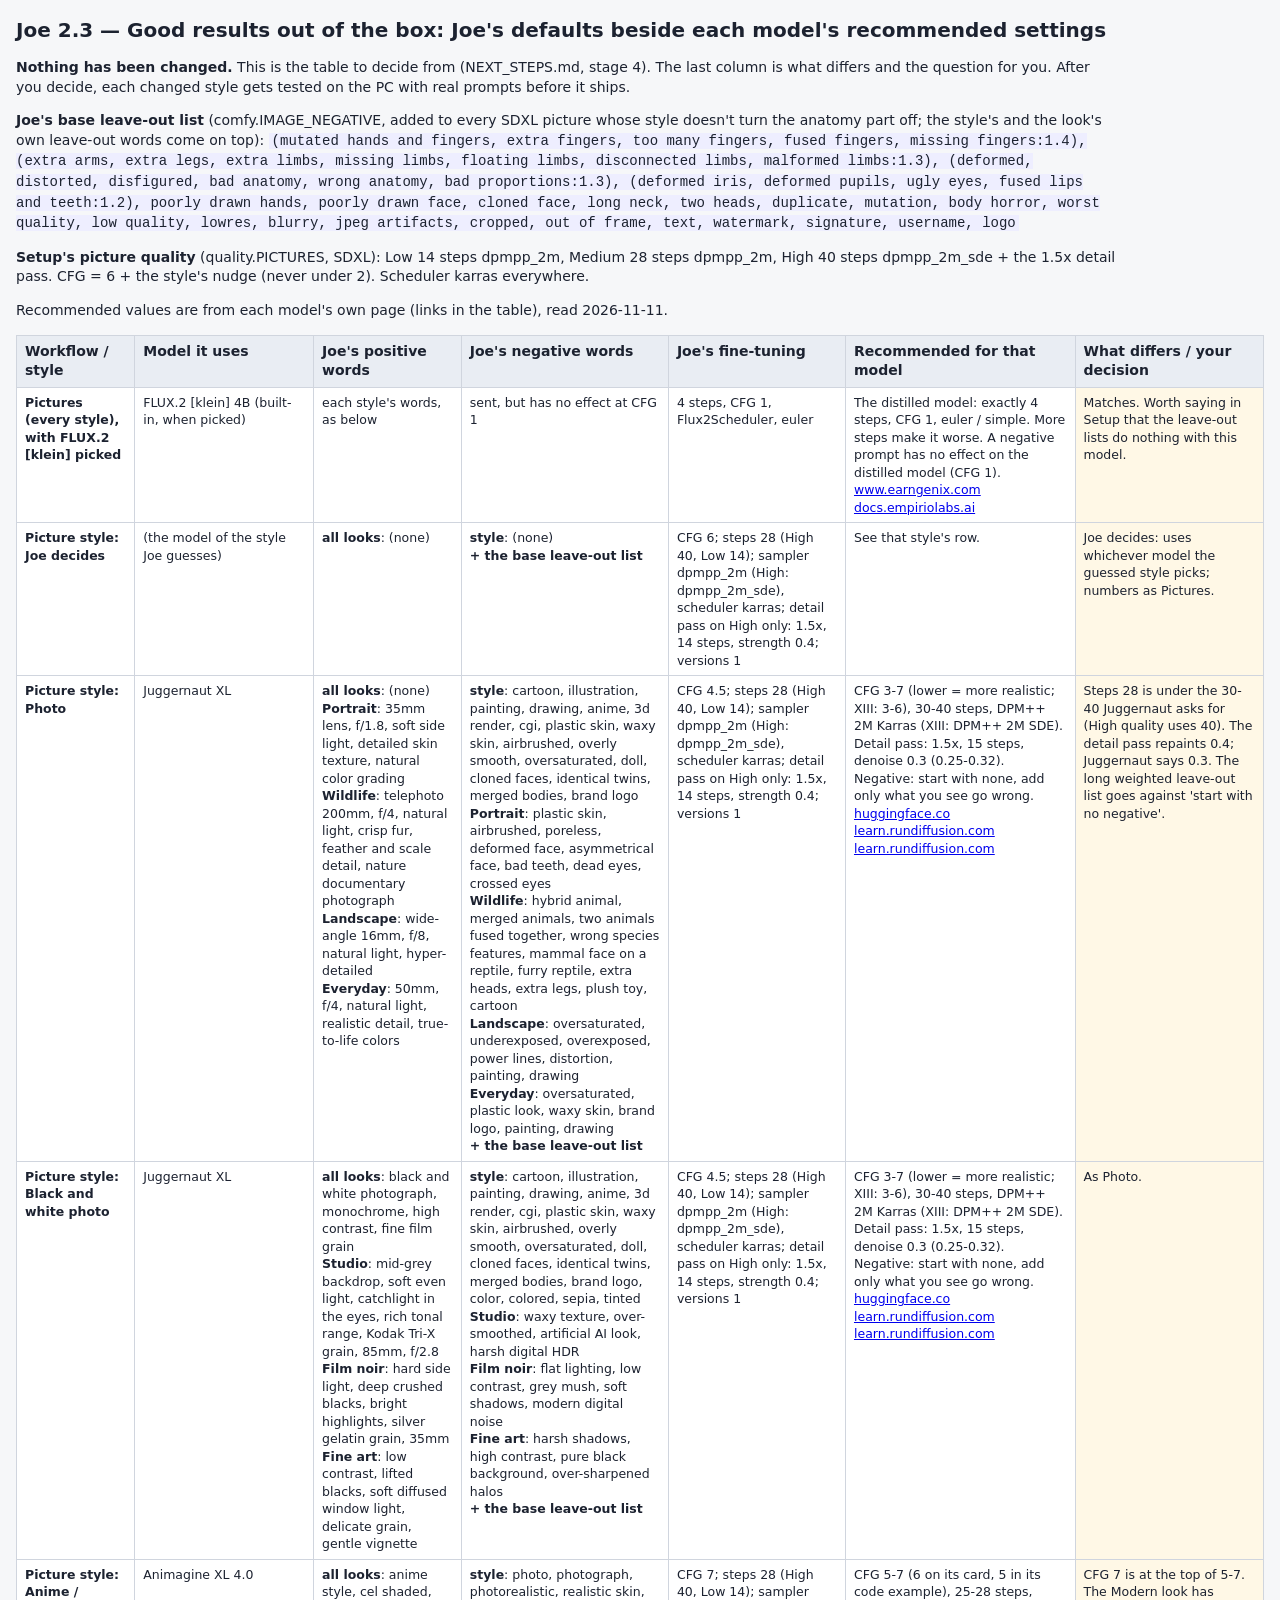
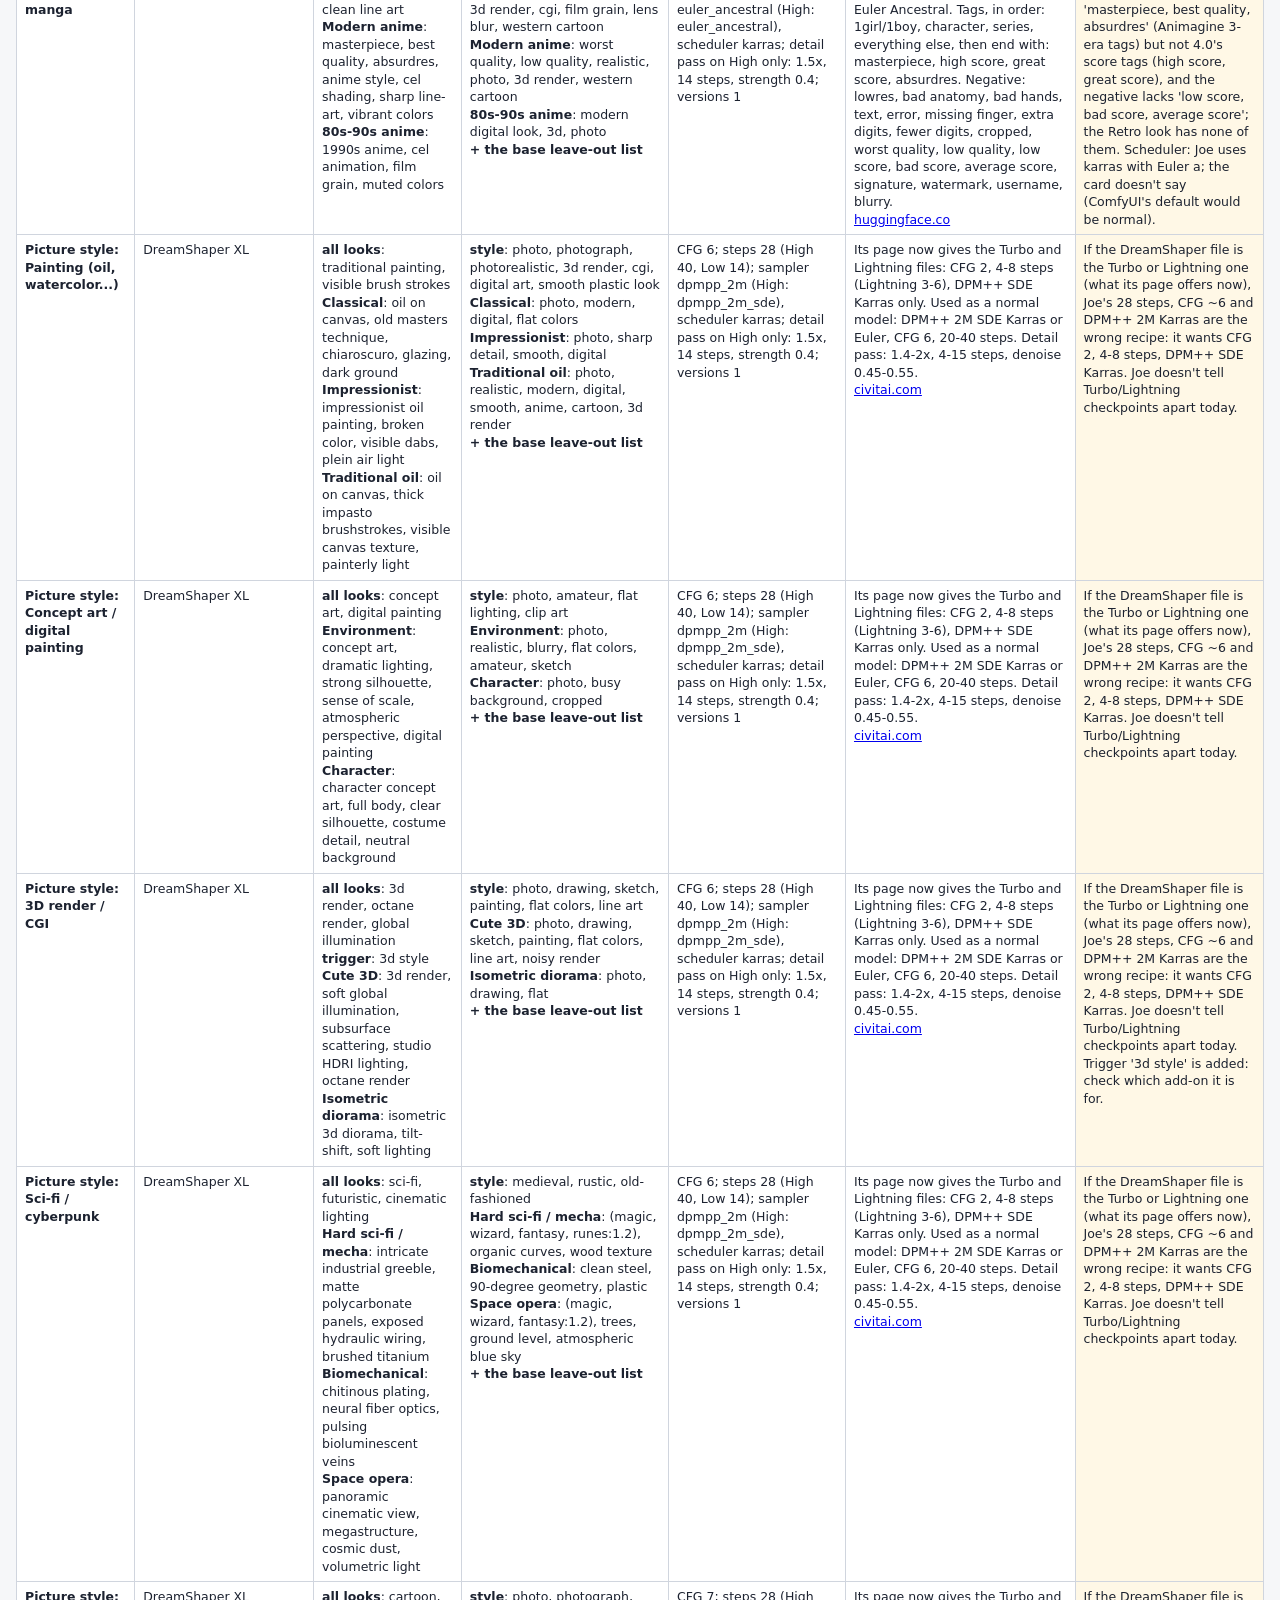
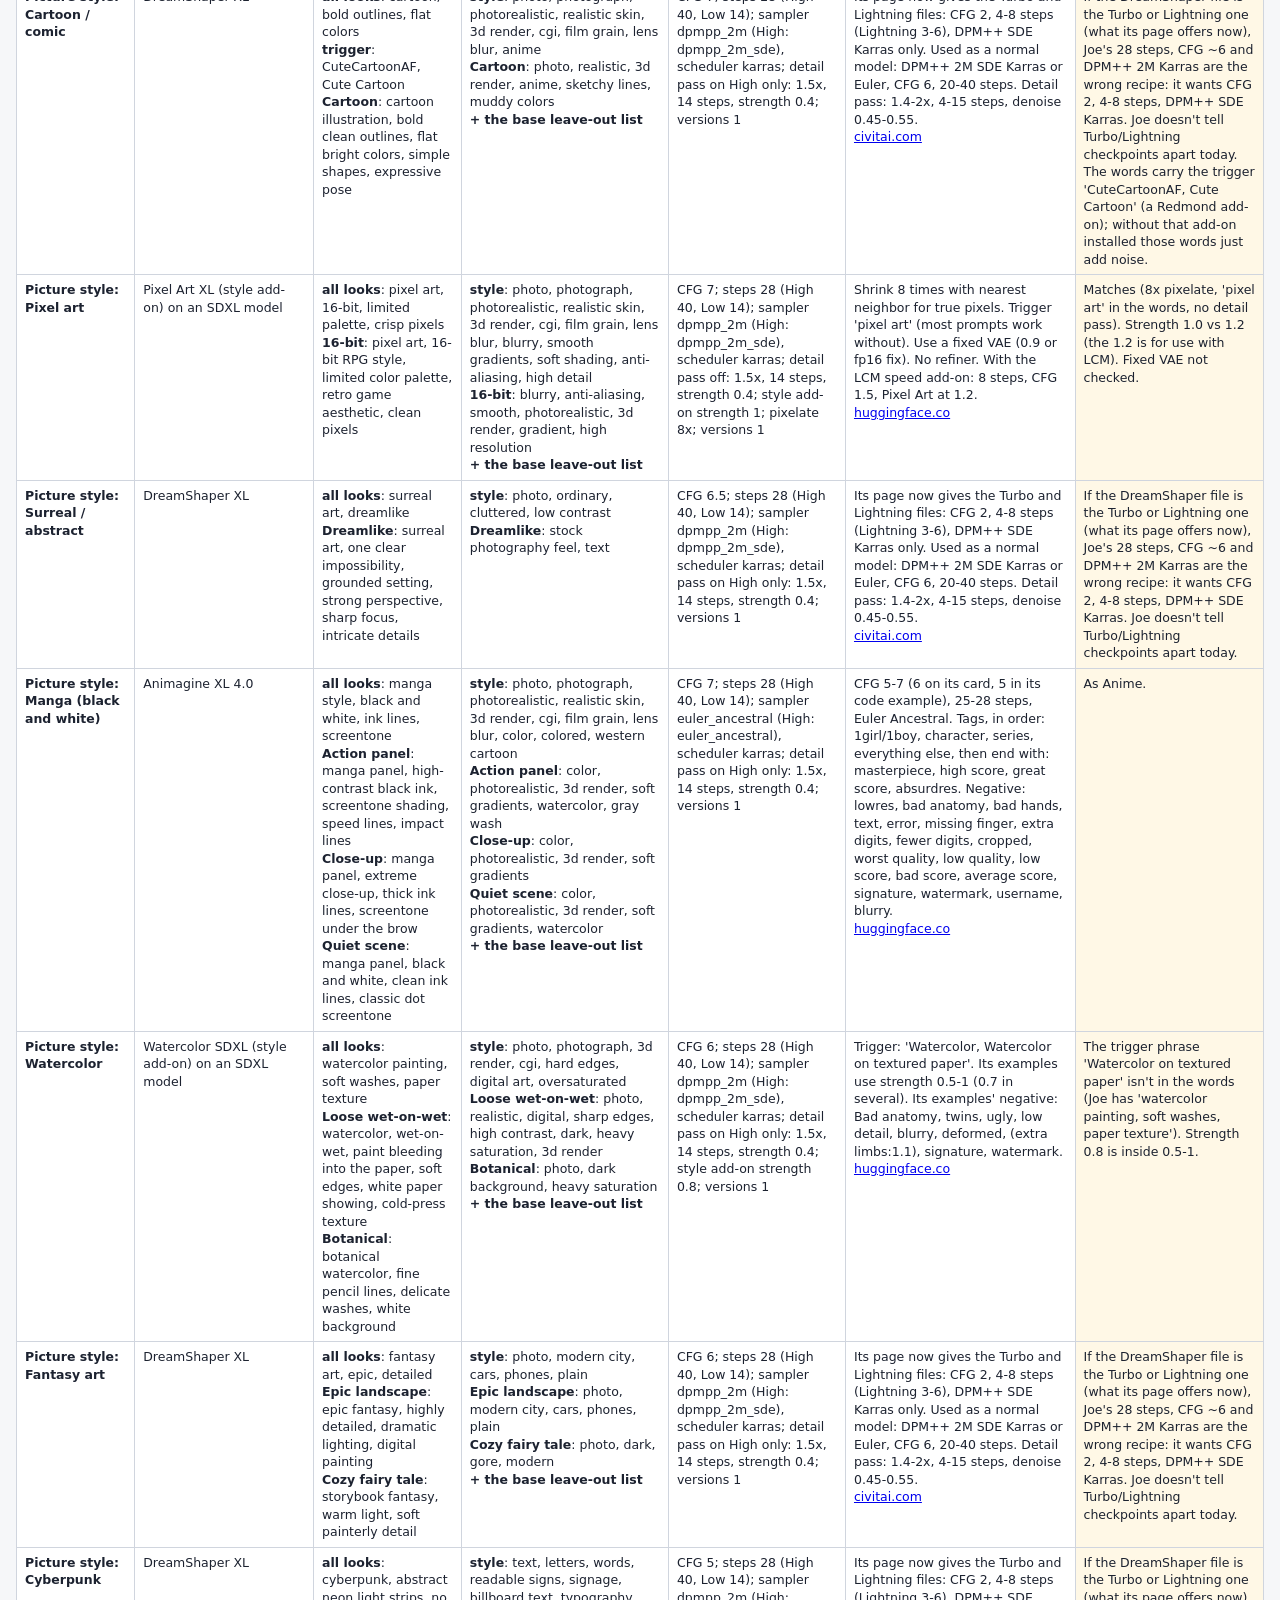
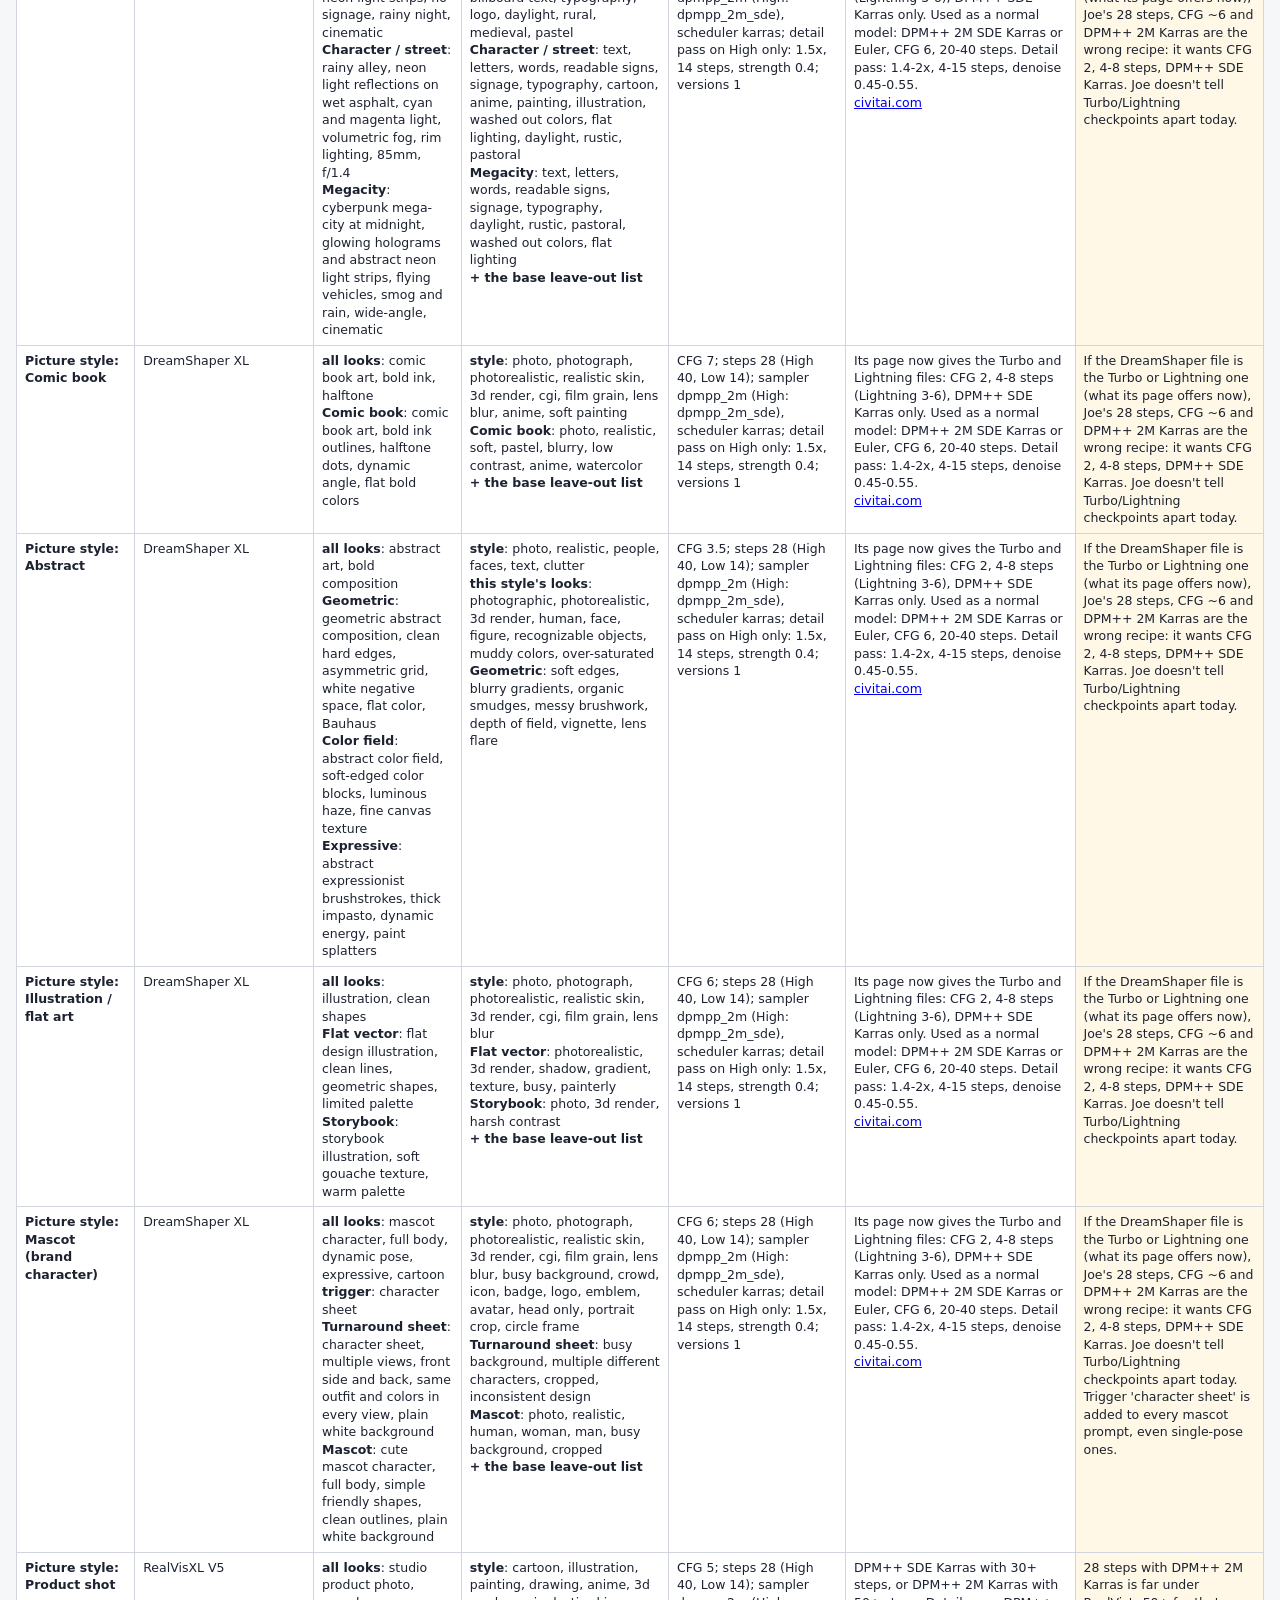
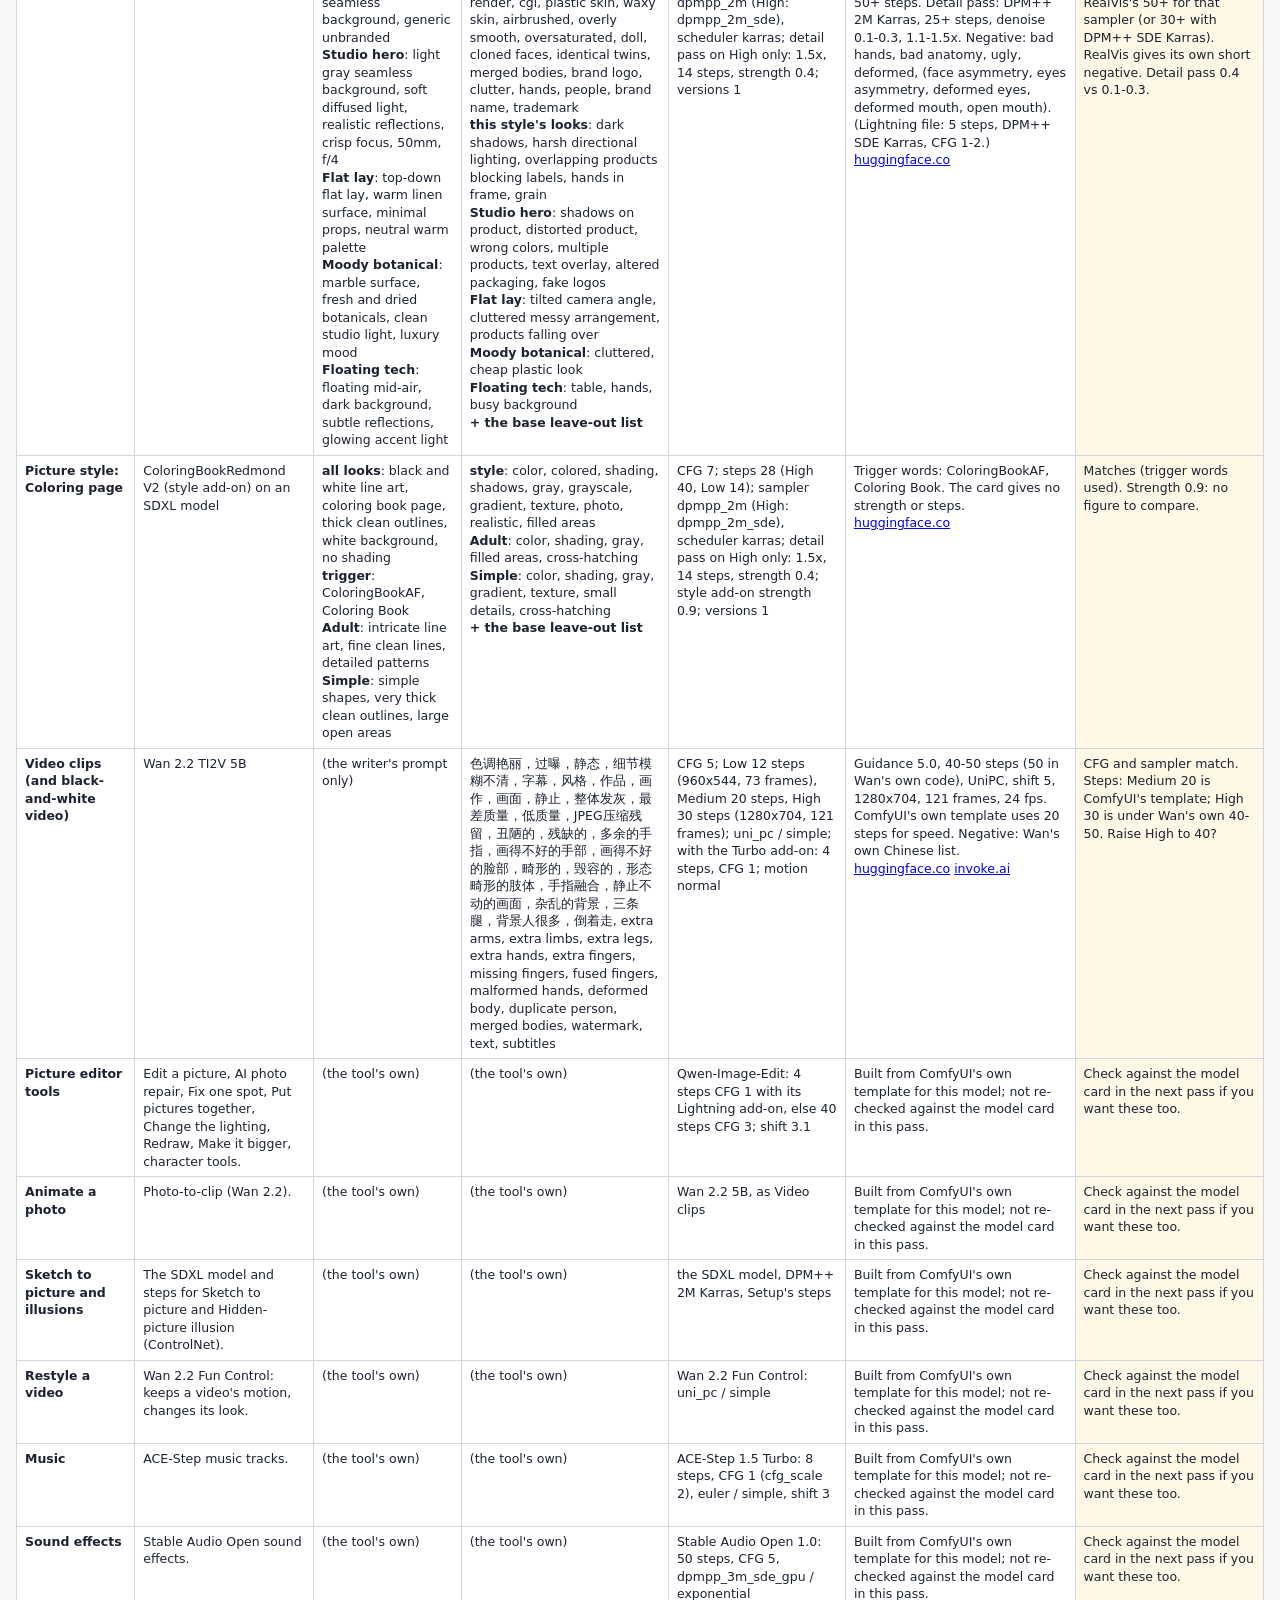
<file: docs/defaults-review.html>
<!DOCTYPE html><html lang="en"><head><meta charset="utf-8"><title>Joe 2.3: defaults vs. recommended settings (for decisions)</title>
<style>body{font:14px/1.4 system-ui,Segoe UI,Arial,sans-serif;margin:16px;color:#1c2230;background:#f6f7f9}
h1{font-size:20px;margin:0 0 6px}table{border-collapse:collapse;width:100%;background:#fff}
th,td{border:1px solid #d0d5de;padding:6px 8px;vertical-align:top;text-align:left}th{background:#e9edf3;position:sticky;top:0}
td{font-size:12.5px}.k{font-weight:600}.q{background:#fff8e6}.note{max-width:1100px}code{background:#eef;padding:0 3px}
tr:target{outline:3px solid #2563eb}</style></head><body>
<h1>Joe 2.3 &mdash; Good results out of the box: Joe's defaults beside each model's recommended settings</h1>
<div class="note"><p><b>Nothing has been changed.</b> This is the table to decide from (NEXT_STEPS.md, stage 4). The last column is what differs and the question for you. After you decide, each changed style gets tested on the PC with real prompts before it ships.</p>
<p><b>Joe's base leave-out list</b> (comfy.IMAGE_NEGATIVE, added to every SDXL picture whose style doesn't turn the anatomy part off; the style's and the look's own leave-out words come on top): <code>(mutated hands and fingers, extra fingers, too many fingers, fused fingers, missing fingers:1.4), (extra arms, extra legs, extra limbs, missing limbs, floating limbs, disconnected limbs, malformed limbs:1.3), (deformed, distorted, disfigured, bad anatomy, wrong anatomy, bad proportions:1.3), (deformed iris, deformed pupils, ugly eyes, fused lips and teeth:1.2), poorly drawn hands, poorly drawn face, cloned face, long neck, two heads, duplicate, mutation, body horror, worst quality, low quality, lowres, blurry, jpeg artifacts, cropped, out of frame, text, watermark, signature, username, logo</code></p>
<p><b>Setup's picture quality</b> (quality.PICTURES, SDXL): Low 14 steps dpmpp_2m, Medium 28 steps dpmpp_2m, High 40 steps dpmpp_2m_sde + the 1.5x detail pass. CFG = 6 + the style's nudge (never under 2). Scheduler karras everywhere.</p>
<p>Recommended values are from each model's own page (links in the table), read 2026-11-11.</p></div>
<table><thead><tr><th>Workflow / style</th><th>Model it uses</th><th>Joe's positive words</th><th>Joe's negative words</th><th>Joe's fine-tuning</th><th>Recommended for that model</th><th>What differs / your decision</th></tr></thead><tbody>
<tr id='r1'><td><b>Pictures (every style), with FLUX.2 [klein] picked</b></td><td>FLUX.2 [klein] 4B (built-in, when picked)</td><td><div><span class='k'></span>each style&#x27;s words, as below</div></td><td><div><span class='k'></span>sent, but has no effect at CFG 1</div></td><td>4 steps, CFG 1, Flux2Scheduler, euler</td><td>The distilled model: exactly 4 steps, CFG 1, euler / simple. More steps make it worse. A negative prompt has no effect on the distilled model (CFG 1).<div><a href='https://www.earngenix.com/workflows/flux2-klein-image-comfyui'>www.earngenix.com</a> <a href='https://docs.empiriolabs.ai/models/flux-2-klein-4b'>docs.empiriolabs.ai</a></div></td><td class='q'>Matches. Worth saying in Setup that the leave-out lists do nothing with this model.</td></tr>
<tr id='r2'><td><b>Picture style: Joe decides</b></td><td>(the model of the style Joe guesses)</td><td><div><span class='k'>all looks</span>: (none)</div></td><td><div><span class='k'>style</span>: (none)</div><div class='k'>+ the base leave-out list</div></td><td>CFG 6; steps 28 (High 40, Low 14); sampler dpmpp_2m (High: dpmpp_2m_sde), scheduler karras; detail pass on High only: 1.5x, 14 steps, strength 0.4; versions 1</td><td>See that style&#x27;s row.<div></div></td><td class='q'>Joe decides: uses whichever model the guessed style picks; numbers as Pictures.</td></tr>
<tr id='r3'><td><b>Picture style: Photo</b></td><td>Juggernaut XL</td><td><div><span class='k'>all looks</span>: (none)</div><div><span class='k'>Portrait</span>: 35mm lens, f/1.8, soft side light, detailed skin texture, natural color grading</div><div><span class='k'>Wildlife</span>: telephoto 200mm, f/4, natural light, crisp fur, feather and scale detail, nature documentary photograph</div><div><span class='k'>Landscape</span>: wide-angle 16mm, f/8, natural light, hyper-detailed</div><div><span class='k'>Everyday</span>: 50mm, f/4, natural light, realistic detail, true-to-life colors</div></td><td><div><span class='k'>style</span>: cartoon, illustration, painting, drawing, anime, 3d render, cgi, plastic skin, waxy skin, airbrushed, overly smooth, oversaturated, doll, cloned faces, identical twins, merged bodies, brand logo</div><div><span class='k'>Portrait</span>: plastic skin, airbrushed, poreless, deformed face, asymmetrical face, bad teeth, dead eyes, crossed eyes</div><div><span class='k'>Wildlife</span>: hybrid animal, merged animals, two animals fused together, wrong species features, mammal face on a reptile, furry reptile, extra heads, extra legs, plush toy, cartoon</div><div><span class='k'>Landscape</span>: oversaturated, underexposed, overexposed, power lines, distortion, painting, drawing</div><div><span class='k'>Everyday</span>: oversaturated, plastic look, waxy skin, brand logo, painting, drawing</div><div class='k'>+ the base leave-out list</div></td><td>CFG 4.5; steps 28 (High 40, Low 14); sampler dpmpp_2m (High: dpmpp_2m_sde), scheduler karras; detail pass on High only: 1.5x, 14 steps, strength 0.4; versions 1</td><td>CFG 3-7 (lower = more realistic; XIII: 3-6), 30-40 steps, DPM++ 2M Karras (XIII: DPM++ 2M SDE). Detail pass: 1.5x, 15 steps, denoise 0.3 (0.25-0.32). Negative: start with none, add only what you see go wrong.<div><a href='https://huggingface.co/RunDiffusion/Juggernaut-XL'>huggingface.co</a> <a href='https://learn.rundiffusion.com/prompting-guide-for-juggernaut-x'>learn.rundiffusion.com</a> <a href='https://learn.rundiffusion.com/juggernaut-xiii-ragnarok'>learn.rundiffusion.com</a></div></td><td class='q'>Steps 28 is under the 30-40 Juggernaut asks for (High quality uses 40). The detail pass repaints 0.4; Juggernaut says 0.3. The long weighted leave-out list goes against &#x27;start with no negative&#x27;.</td></tr>
<tr id='r4'><td><b>Picture style: Black and white photo</b></td><td>Juggernaut XL</td><td><div><span class='k'>all looks</span>: black and white photograph, monochrome, high contrast, fine film grain</div><div><span class='k'>Studio</span>: mid-grey backdrop, soft even light, catchlight in the eyes, rich tonal range, Kodak Tri-X grain, 85mm, f/2.8</div><div><span class='k'>Film noir</span>: hard side light, deep crushed blacks, bright highlights, silver gelatin grain, 35mm</div><div><span class='k'>Fine art</span>: low contrast, lifted blacks, soft diffused window light, delicate grain, gentle vignette</div></td><td><div><span class='k'>style</span>: cartoon, illustration, painting, drawing, anime, 3d render, cgi, plastic skin, waxy skin, airbrushed, overly smooth, oversaturated, doll, cloned faces, identical twins, merged bodies, brand logo, color, colored, sepia, tinted</div><div><span class='k'>Studio</span>: waxy texture, over-smoothed, artificial AI look, harsh digital HDR</div><div><span class='k'>Film noir</span>: flat lighting, low contrast, grey mush, soft shadows, modern digital noise</div><div><span class='k'>Fine art</span>: harsh shadows, high contrast, pure black background, over-sharpened halos</div><div class='k'>+ the base leave-out list</div></td><td>CFG 4.5; steps 28 (High 40, Low 14); sampler dpmpp_2m (High: dpmpp_2m_sde), scheduler karras; detail pass on High only: 1.5x, 14 steps, strength 0.4; versions 1</td><td>CFG 3-7 (lower = more realistic; XIII: 3-6), 30-40 steps, DPM++ 2M Karras (XIII: DPM++ 2M SDE). Detail pass: 1.5x, 15 steps, denoise 0.3 (0.25-0.32). Negative: start with none, add only what you see go wrong.<div><a href='https://huggingface.co/RunDiffusion/Juggernaut-XL'>huggingface.co</a> <a href='https://learn.rundiffusion.com/prompting-guide-for-juggernaut-x'>learn.rundiffusion.com</a> <a href='https://learn.rundiffusion.com/juggernaut-xiii-ragnarok'>learn.rundiffusion.com</a></div></td><td class='q'>As Photo.</td></tr>
<tr id='r5'><td><b>Picture style: Anime / manga</b></td><td>Animagine XL 4.0</td><td><div><span class='k'>all looks</span>: anime style, cel shaded, clean line art</div><div><span class='k'>Modern anime</span>: masterpiece, best quality, absurdres, anime style, cel shading, sharp line-art, vibrant colors</div><div><span class='k'>80s-90s anime</span>: 1990s anime, cel animation, film grain, muted colors</div></td><td><div><span class='k'>style</span>: photo, photograph, photorealistic, realistic skin, 3d render, cgi, film grain, lens blur, western cartoon</div><div><span class='k'>Modern anime</span>: worst quality, low quality, realistic, photo, 3d render, western cartoon</div><div><span class='k'>80s-90s anime</span>: modern digital look, 3d, photo</div><div class='k'>+ the base leave-out list</div></td><td>CFG 7; steps 28 (High 40, Low 14); sampler euler_ancestral (High: euler_ancestral), scheduler karras; detail pass on High only: 1.5x, 14 steps, strength 0.4; versions 1</td><td>CFG 5-7 (6 on its card, 5 in its code example), 25-28 steps, Euler Ancestral. Tags, in order: 1girl/1boy, character, series, everything else, then end with: masterpiece, high score, great score, absurdres. Negative: lowres, bad anatomy, bad hands, text, error, missing finger, extra digits, fewer digits, cropped, worst quality, low quality, low score, bad score, average score, signature, watermark, username, blurry.<div><a href='https://huggingface.co/cagliostrolab/animagine-xl-4.0'>huggingface.co</a></div></td><td class='q'>CFG 7 is at the top of 5-7. The Modern look has &#x27;masterpiece, best quality, absurdres&#x27; (Animagine 3-era tags) but not 4.0&#x27;s score tags (high score, great score), and the negative lacks &#x27;low score, bad score, average score&#x27;; the Retro look has none of them. Scheduler: Joe uses karras with Euler a; the card doesn&#x27;t say (ComfyUI&#x27;s default would be normal).</td></tr>
<tr id='r6'><td><b>Picture style: Painting (oil, watercolor...)</b></td><td>DreamShaper XL</td><td><div><span class='k'>all looks</span>: traditional painting, visible brush strokes</div><div><span class='k'>Classical</span>: oil on canvas, old masters technique, chiaroscuro, glazing, dark ground</div><div><span class='k'>Impressionist</span>: impressionist oil painting, broken color, visible dabs, plein air light</div><div><span class='k'>Traditional oil</span>: oil on canvas, thick impasto brushstrokes, visible canvas texture, painterly light</div></td><td><div><span class='k'>style</span>: photo, photograph, photorealistic, 3d render, cgi, digital art, smooth plastic look</div><div><span class='k'>Classical</span>: photo, modern, digital, flat colors</div><div><span class='k'>Impressionist</span>: photo, sharp detail, smooth, digital</div><div><span class='k'>Traditional oil</span>: photo, realistic, modern, digital, smooth, anime, cartoon, 3d render</div><div class='k'>+ the base leave-out list</div></td><td>CFG 6; steps 28 (High 40, Low 14); sampler dpmpp_2m (High: dpmpp_2m_sde), scheduler karras; detail pass on High only: 1.5x, 14 steps, strength 0.4; versions 1</td><td>Its page now gives the Turbo and Lightning files: CFG 2, 4-8 steps (Lightning 3-6), DPM++ SDE Karras only. Used as a normal model: DPM++ 2M SDE Karras or Euler, CFG 6, 20-40 steps. Detail pass: 1.4-2x, 4-15 steps, denoise 0.45-0.55.<div><a href='https://civitai.com/models/112902/dreamshaper-xl'>civitai.com</a></div></td><td class='q'>If the DreamShaper file is the Turbo or Lightning one (what its page offers now), Joe&#x27;s 28 steps, CFG ~6 and DPM++ 2M Karras are the wrong recipe: it wants CFG 2, 4-8 steps, DPM++ SDE Karras. Joe doesn&#x27;t tell Turbo/Lightning checkpoints apart today.</td></tr>
<tr id='r7'><td><b>Picture style: Concept art / digital painting</b></td><td>DreamShaper XL</td><td><div><span class='k'>all looks</span>: concept art, digital painting</div><div><span class='k'>Environment</span>: concept art, dramatic lighting, strong silhouette, sense of scale, atmospheric perspective, digital painting</div><div><span class='k'>Character</span>: character concept art, full body, clear silhouette, costume detail, neutral background</div></td><td><div><span class='k'>style</span>: photo, amateur, flat lighting, clip art</div><div><span class='k'>Environment</span>: photo, realistic, blurry, flat colors, amateur, sketch</div><div><span class='k'>Character</span>: photo, busy background, cropped</div><div class='k'>+ the base leave-out list</div></td><td>CFG 6; steps 28 (High 40, Low 14); sampler dpmpp_2m (High: dpmpp_2m_sde), scheduler karras; detail pass on High only: 1.5x, 14 steps, strength 0.4; versions 1</td><td>Its page now gives the Turbo and Lightning files: CFG 2, 4-8 steps (Lightning 3-6), DPM++ SDE Karras only. Used as a normal model: DPM++ 2M SDE Karras or Euler, CFG 6, 20-40 steps. Detail pass: 1.4-2x, 4-15 steps, denoise 0.45-0.55.<div><a href='https://civitai.com/models/112902/dreamshaper-xl'>civitai.com</a></div></td><td class='q'>If the DreamShaper file is the Turbo or Lightning one (what its page offers now), Joe&#x27;s 28 steps, CFG ~6 and DPM++ 2M Karras are the wrong recipe: it wants CFG 2, 4-8 steps, DPM++ SDE Karras. Joe doesn&#x27;t tell Turbo/Lightning checkpoints apart today.</td></tr>
<tr id='r8'><td><b>Picture style: 3D render / CGI</b></td><td>DreamShaper XL</td><td><div><span class='k'>all looks</span>: 3d render, octane render, global illumination</div><div><span class='k'>trigger</span>: 3d style</div><div><span class='k'>Cute 3D</span>: 3d render, soft global illumination, subsurface scattering, studio HDRI lighting, octane render</div><div><span class='k'>Isometric diorama</span>: isometric 3d diorama, tilt-shift, soft lighting</div></td><td><div><span class='k'>style</span>: photo, drawing, sketch, painting, flat colors, line art</div><div><span class='k'>Cute 3D</span>: photo, drawing, sketch, painting, flat colors, line art, noisy render</div><div><span class='k'>Isometric diorama</span>: photo, drawing, flat</div><div class='k'>+ the base leave-out list</div></td><td>CFG 6; steps 28 (High 40, Low 14); sampler dpmpp_2m (High: dpmpp_2m_sde), scheduler karras; detail pass on High only: 1.5x, 14 steps, strength 0.4; versions 1</td><td>Its page now gives the Turbo and Lightning files: CFG 2, 4-8 steps (Lightning 3-6), DPM++ SDE Karras only. Used as a normal model: DPM++ 2M SDE Karras or Euler, CFG 6, 20-40 steps. Detail pass: 1.4-2x, 4-15 steps, denoise 0.45-0.55.<div><a href='https://civitai.com/models/112902/dreamshaper-xl'>civitai.com</a></div></td><td class='q'>If the DreamShaper file is the Turbo or Lightning one (what its page offers now), Joe&#x27;s 28 steps, CFG ~6 and DPM++ 2M Karras are the wrong recipe: it wants CFG 2, 4-8 steps, DPM++ SDE Karras. Joe doesn&#x27;t tell Turbo/Lightning checkpoints apart today. Trigger &#x27;3d style&#x27; is added: check which add-on it is for.</td></tr>
<tr id='r9'><td><b>Picture style: Sci-fi / cyberpunk</b></td><td>DreamShaper XL</td><td><div><span class='k'>all looks</span>: sci-fi, futuristic, cinematic lighting</div><div><span class='k'>Hard sci-fi / mecha</span>: intricate industrial greeble, matte polycarbonate panels, exposed hydraulic wiring, brushed titanium</div><div><span class='k'>Biomechanical</span>: chitinous plating, neural fiber optics, pulsing bioluminescent veins</div><div><span class='k'>Space opera</span>: panoramic cinematic view, megastructure, cosmic dust, volumetric light</div></td><td><div><span class='k'>style</span>: medieval, rustic, old-fashioned</div><div><span class='k'>Hard sci-fi / mecha</span>: (magic, wizard, fantasy, runes:1.2), organic curves, wood texture</div><div><span class='k'>Biomechanical</span>: clean steel, 90-degree geometry, plastic</div><div><span class='k'>Space opera</span>: (magic, wizard, fantasy:1.2), trees, ground level, atmospheric blue sky</div><div class='k'>+ the base leave-out list</div></td><td>CFG 6; steps 28 (High 40, Low 14); sampler dpmpp_2m (High: dpmpp_2m_sde), scheduler karras; detail pass on High only: 1.5x, 14 steps, strength 0.4; versions 1</td><td>Its page now gives the Turbo and Lightning files: CFG 2, 4-8 steps (Lightning 3-6), DPM++ SDE Karras only. Used as a normal model: DPM++ 2M SDE Karras or Euler, CFG 6, 20-40 steps. Detail pass: 1.4-2x, 4-15 steps, denoise 0.45-0.55.<div><a href='https://civitai.com/models/112902/dreamshaper-xl'>civitai.com</a></div></td><td class='q'>If the DreamShaper file is the Turbo or Lightning one (what its page offers now), Joe&#x27;s 28 steps, CFG ~6 and DPM++ 2M Karras are the wrong recipe: it wants CFG 2, 4-8 steps, DPM++ SDE Karras. Joe doesn&#x27;t tell Turbo/Lightning checkpoints apart today.</td></tr>
<tr id='r10'><td><b>Picture style: Cartoon / comic</b></td><td>DreamShaper XL</td><td><div><span class='k'>all looks</span>: cartoon, bold outlines, flat colors</div><div><span class='k'>trigger</span>: CuteCartoonAF, Cute Cartoon</div><div><span class='k'>Cartoon</span>: cartoon illustration, bold clean outlines, flat bright colors, simple shapes, expressive pose</div></td><td><div><span class='k'>style</span>: photo, photograph, photorealistic, realistic skin, 3d render, cgi, film grain, lens blur, anime</div><div><span class='k'>Cartoon</span>: photo, realistic, 3d render, anime, sketchy lines, muddy colors</div><div class='k'>+ the base leave-out list</div></td><td>CFG 7; steps 28 (High 40, Low 14); sampler dpmpp_2m (High: dpmpp_2m_sde), scheduler karras; detail pass on High only: 1.5x, 14 steps, strength 0.4; versions 1</td><td>Its page now gives the Turbo and Lightning files: CFG 2, 4-8 steps (Lightning 3-6), DPM++ SDE Karras only. Used as a normal model: DPM++ 2M SDE Karras or Euler, CFG 6, 20-40 steps. Detail pass: 1.4-2x, 4-15 steps, denoise 0.45-0.55.<div><a href='https://civitai.com/models/112902/dreamshaper-xl'>civitai.com</a></div></td><td class='q'>If the DreamShaper file is the Turbo or Lightning one (what its page offers now), Joe&#x27;s 28 steps, CFG ~6 and DPM++ 2M Karras are the wrong recipe: it wants CFG 2, 4-8 steps, DPM++ SDE Karras. Joe doesn&#x27;t tell Turbo/Lightning checkpoints apart today. The words carry the trigger &#x27;CuteCartoonAF, Cute Cartoon&#x27; (a Redmond add-on); without that add-on installed those words just add noise.</td></tr>
<tr id='r11'><td><b>Picture style: Pixel art</b></td><td>Pixel Art XL (style add-on) on an SDXL model</td><td><div><span class='k'>all looks</span>: pixel art, 16-bit, limited palette, crisp pixels</div><div><span class='k'>16-bit</span>: pixel art, 16-bit RPG style, limited color palette, retro game aesthetic, clean pixels</div></td><td><div><span class='k'>style</span>: photo, photograph, photorealistic, realistic skin, 3d render, cgi, film grain, lens blur, blurry, smooth gradients, soft shading, anti-aliasing, high detail</div><div><span class='k'>16-bit</span>: blurry, anti-aliasing, smooth, photorealistic, 3d render, gradient, high resolution</div><div class='k'>+ the base leave-out list</div></td><td>CFG 7; steps 28 (High 40, Low 14); sampler dpmpp_2m (High: dpmpp_2m_sde), scheduler karras; detail pass off: 1.5x, 14 steps, strength 0.4; style add-on strength 1; pixelate 8x; versions 1</td><td>Shrink 8 times with nearest neighbor for true pixels. Trigger &#x27;pixel art&#x27; (most prompts work without). Use a fixed VAE (0.9 or fp16 fix). No refiner. With the LCM speed add-on: 8 steps, CFG 1.5, Pixel Art at 1.2.<div><a href='https://huggingface.co/nerijs/pixel-art-xl'>huggingface.co</a></div></td><td class='q'>Matches (8x pixelate, &#x27;pixel art&#x27; in the words, no detail pass). Strength 1.0 vs 1.2 (the 1.2 is for use with LCM). Fixed VAE not checked.</td></tr>
<tr id='r12'><td><b>Picture style: Surreal / abstract</b></td><td>DreamShaper XL</td><td><div><span class='k'>all looks</span>: surreal art, dreamlike</div><div><span class='k'>Dreamlike</span>: surreal art, one clear impossibility, grounded setting, strong perspective, sharp focus, intricate details</div></td><td><div><span class='k'>style</span>: photo, ordinary, cluttered, low contrast</div><div><span class='k'>Dreamlike</span>: stock photography feel, text</div></td><td>CFG 6.5; steps 28 (High 40, Low 14); sampler dpmpp_2m (High: dpmpp_2m_sde), scheduler karras; detail pass on High only: 1.5x, 14 steps, strength 0.4; versions 1</td><td>Its page now gives the Turbo and Lightning files: CFG 2, 4-8 steps (Lightning 3-6), DPM++ SDE Karras only. Used as a normal model: DPM++ 2M SDE Karras or Euler, CFG 6, 20-40 steps. Detail pass: 1.4-2x, 4-15 steps, denoise 0.45-0.55.<div><a href='https://civitai.com/models/112902/dreamshaper-xl'>civitai.com</a></div></td><td class='q'>If the DreamShaper file is the Turbo or Lightning one (what its page offers now), Joe&#x27;s 28 steps, CFG ~6 and DPM++ 2M Karras are the wrong recipe: it wants CFG 2, 4-8 steps, DPM++ SDE Karras. Joe doesn&#x27;t tell Turbo/Lightning checkpoints apart today.</td></tr>
<tr id='r13'><td><b>Picture style: Manga (black and white)</b></td><td>Animagine XL 4.0</td><td><div><span class='k'>all looks</span>: manga style, black and white, ink lines, screentone</div><div><span class='k'>Action panel</span>: manga panel, high-contrast black ink, screentone shading, speed lines, impact lines</div><div><span class='k'>Close-up</span>: manga panel, extreme close-up, thick ink lines, screentone under the brow</div><div><span class='k'>Quiet scene</span>: manga panel, black and white, clean ink lines, classic dot screentone</div></td><td><div><span class='k'>style</span>: photo, photograph, photorealistic, realistic skin, 3d render, cgi, film grain, lens blur, color, colored, western cartoon</div><div><span class='k'>Action panel</span>: color, photorealistic, 3d render, soft gradients, watercolor, gray wash</div><div><span class='k'>Close-up</span>: color, photorealistic, 3d render, soft gradients</div><div><span class='k'>Quiet scene</span>: color, photorealistic, 3d render, soft gradients, watercolor</div><div class='k'>+ the base leave-out list</div></td><td>CFG 7; steps 28 (High 40, Low 14); sampler euler_ancestral (High: euler_ancestral), scheduler karras; detail pass on High only: 1.5x, 14 steps, strength 0.4; versions 1</td><td>CFG 5-7 (6 on its card, 5 in its code example), 25-28 steps, Euler Ancestral. Tags, in order: 1girl/1boy, character, series, everything else, then end with: masterpiece, high score, great score, absurdres. Negative: lowres, bad anatomy, bad hands, text, error, missing finger, extra digits, fewer digits, cropped, worst quality, low quality, low score, bad score, average score, signature, watermark, username, blurry.<div><a href='https://huggingface.co/cagliostrolab/animagine-xl-4.0'>huggingface.co</a></div></td><td class='q'>As Anime.</td></tr>
<tr id='r14'><td><b>Picture style: Watercolor</b></td><td>Watercolor SDXL (style add-on) on an SDXL model</td><td><div><span class='k'>all looks</span>: watercolor painting, soft washes, paper texture</div><div><span class='k'>Loose wet-on-wet</span>: watercolor, wet-on-wet, paint bleeding into the paper, soft edges, white paper showing, cold-press texture</div><div><span class='k'>Botanical</span>: botanical watercolor, fine pencil lines, delicate washes, white background</div></td><td><div><span class='k'>style</span>: photo, photograph, 3d render, cgi, hard edges, digital art, oversaturated</div><div><span class='k'>Loose wet-on-wet</span>: photo, realistic, digital, sharp edges, high contrast, dark, heavy saturation, 3d render</div><div><span class='k'>Botanical</span>: photo, dark background, heavy saturation</div><div class='k'>+ the base leave-out list</div></td><td>CFG 6; steps 28 (High 40, Low 14); sampler dpmpp_2m (High: dpmpp_2m_sde), scheduler karras; detail pass on High only: 1.5x, 14 steps, strength 0.4; style add-on strength 0.8; versions 1</td><td>Trigger: &#x27;Watercolor, Watercolor on textured paper&#x27;. Its examples use strength 0.5-1 (0.7 in several). Its examples&#x27; negative: Bad anatomy, twins, ugly, low detail, blurry, deformed, (extra limbs:1.1), signature, watermark.<div><a href='https://huggingface.co/cbo305/Watercolor_SDXL'>huggingface.co</a></div></td><td class='q'>The trigger phrase &#x27;Watercolor on textured paper&#x27; isn&#x27;t in the words (Joe has &#x27;watercolor painting, soft washes, paper texture&#x27;). Strength 0.8 is inside 0.5-1.</td></tr>
<tr id='r15'><td><b>Picture style: Fantasy art</b></td><td>DreamShaper XL</td><td><div><span class='k'>all looks</span>: fantasy art, epic, detailed</div><div><span class='k'>Epic landscape</span>: epic fantasy, highly detailed, dramatic lighting, digital painting</div><div><span class='k'>Cozy fairy tale</span>: storybook fantasy, warm light, soft painterly detail</div></td><td><div><span class='k'>style</span>: photo, modern city, cars, phones, plain</div><div><span class='k'>Epic landscape</span>: photo, modern city, cars, phones, plain</div><div><span class='k'>Cozy fairy tale</span>: photo, dark, gore, modern</div><div class='k'>+ the base leave-out list</div></td><td>CFG 6; steps 28 (High 40, Low 14); sampler dpmpp_2m (High: dpmpp_2m_sde), scheduler karras; detail pass on High only: 1.5x, 14 steps, strength 0.4; versions 1</td><td>Its page now gives the Turbo and Lightning files: CFG 2, 4-8 steps (Lightning 3-6), DPM++ SDE Karras only. Used as a normal model: DPM++ 2M SDE Karras or Euler, CFG 6, 20-40 steps. Detail pass: 1.4-2x, 4-15 steps, denoise 0.45-0.55.<div><a href='https://civitai.com/models/112902/dreamshaper-xl'>civitai.com</a></div></td><td class='q'>If the DreamShaper file is the Turbo or Lightning one (what its page offers now), Joe&#x27;s 28 steps, CFG ~6 and DPM++ 2M Karras are the wrong recipe: it wants CFG 2, 4-8 steps, DPM++ SDE Karras. Joe doesn&#x27;t tell Turbo/Lightning checkpoints apart today.</td></tr>
<tr id='r16'><td><b>Picture style: Cyberpunk</b></td><td>DreamShaper XL</td><td><div><span class='k'>all looks</span>: cyberpunk, abstract neon light strips, no signage, rainy night, cinematic</div><div><span class='k'>Character / street</span>: rainy alley, neon light reflections on wet asphalt, cyan and magenta light, volumetric fog, rim lighting, 85mm, f/1.4</div><div><span class='k'>Megacity</span>: cyberpunk mega-city at midnight, glowing holograms and abstract neon light strips, flying vehicles, smog and rain, wide-angle, cinematic</div></td><td><div><span class='k'>style</span>: text, letters, words, readable signs, signage, billboard text, typography, logo, daylight, rural, medieval, pastel</div><div><span class='k'>Character / street</span>: text, letters, words, readable signs, signage, typography, cartoon, anime, painting, illustration, washed out colors, flat lighting, daylight, rustic, pastoral</div><div><span class='k'>Megacity</span>: text, letters, words, readable signs, signage, typography, daylight, rustic, pastoral, washed out colors, flat lighting</div><div class='k'>+ the base leave-out list</div></td><td>CFG 5; steps 28 (High 40, Low 14); sampler dpmpp_2m (High: dpmpp_2m_sde), scheduler karras; detail pass on High only: 1.5x, 14 steps, strength 0.4; versions 1</td><td>Its page now gives the Turbo and Lightning files: CFG 2, 4-8 steps (Lightning 3-6), DPM++ SDE Karras only. Used as a normal model: DPM++ 2M SDE Karras or Euler, CFG 6, 20-40 steps. Detail pass: 1.4-2x, 4-15 steps, denoise 0.45-0.55.<div><a href='https://civitai.com/models/112902/dreamshaper-xl'>civitai.com</a></div></td><td class='q'>If the DreamShaper file is the Turbo or Lightning one (what its page offers now), Joe&#x27;s 28 steps, CFG ~6 and DPM++ 2M Karras are the wrong recipe: it wants CFG 2, 4-8 steps, DPM++ SDE Karras. Joe doesn&#x27;t tell Turbo/Lightning checkpoints apart today.</td></tr>
<tr id='r17'><td><b>Picture style: Comic book</b></td><td>DreamShaper XL</td><td><div><span class='k'>all looks</span>: comic book art, bold ink, halftone</div><div><span class='k'>Comic book</span>: comic book art, bold ink outlines, halftone dots, dynamic angle, flat bold colors</div></td><td><div><span class='k'>style</span>: photo, photograph, photorealistic, realistic skin, 3d render, cgi, film grain, lens blur, anime, soft painting</div><div><span class='k'>Comic book</span>: photo, realistic, soft, pastel, blurry, low contrast, anime, watercolor</div><div class='k'>+ the base leave-out list</div></td><td>CFG 7; steps 28 (High 40, Low 14); sampler dpmpp_2m (High: dpmpp_2m_sde), scheduler karras; detail pass on High only: 1.5x, 14 steps, strength 0.4; versions 1</td><td>Its page now gives the Turbo and Lightning files: CFG 2, 4-8 steps (Lightning 3-6), DPM++ SDE Karras only. Used as a normal model: DPM++ 2M SDE Karras or Euler, CFG 6, 20-40 steps. Detail pass: 1.4-2x, 4-15 steps, denoise 0.45-0.55.<div><a href='https://civitai.com/models/112902/dreamshaper-xl'>civitai.com</a></div></td><td class='q'>If the DreamShaper file is the Turbo or Lightning one (what its page offers now), Joe&#x27;s 28 steps, CFG ~6 and DPM++ 2M Karras are the wrong recipe: it wants CFG 2, 4-8 steps, DPM++ SDE Karras. Joe doesn&#x27;t tell Turbo/Lightning checkpoints apart today.</td></tr>
<tr id='r18'><td><b>Picture style: Abstract</b></td><td>DreamShaper XL</td><td><div><span class='k'>all looks</span>: abstract art, bold composition</div><div><span class='k'>Geometric</span>: geometric abstract composition, clean hard edges, asymmetric grid, white negative space, flat color, Bauhaus</div><div><span class='k'>Color field</span>: abstract color field, soft-edged color blocks, luminous haze, fine canvas texture</div><div><span class='k'>Expressive</span>: abstract expressionist brushstrokes, thick impasto, dynamic energy, paint splatters</div></td><td><div><span class='k'>style</span>: photo, realistic, people, faces, text, clutter</div><div><span class='k'>this style&#x27;s looks</span>: photographic, photorealistic, 3d render, human, face, figure, recognizable objects, muddy colors, over-saturated</div><div><span class='k'>Geometric</span>: soft edges, blurry gradients, organic smudges, messy brushwork, depth of field, vignette, lens flare</div></td><td>CFG 3.5; steps 28 (High 40, Low 14); sampler dpmpp_2m (High: dpmpp_2m_sde), scheduler karras; detail pass on High only: 1.5x, 14 steps, strength 0.4; versions 1</td><td>Its page now gives the Turbo and Lightning files: CFG 2, 4-8 steps (Lightning 3-6), DPM++ SDE Karras only. Used as a normal model: DPM++ 2M SDE Karras or Euler, CFG 6, 20-40 steps. Detail pass: 1.4-2x, 4-15 steps, denoise 0.45-0.55.<div><a href='https://civitai.com/models/112902/dreamshaper-xl'>civitai.com</a></div></td><td class='q'>If the DreamShaper file is the Turbo or Lightning one (what its page offers now), Joe&#x27;s 28 steps, CFG ~6 and DPM++ 2M Karras are the wrong recipe: it wants CFG 2, 4-8 steps, DPM++ SDE Karras. Joe doesn&#x27;t tell Turbo/Lightning checkpoints apart today.</td></tr>
<tr id='r19'><td><b>Picture style: Illustration / flat art</b></td><td>DreamShaper XL</td><td><div><span class='k'>all looks</span>: illustration, clean shapes</div><div><span class='k'>Flat vector</span>: flat design illustration, clean lines, geometric shapes, limited palette</div><div><span class='k'>Storybook</span>: storybook illustration, soft gouache texture, warm palette</div></td><td><div><span class='k'>style</span>: photo, photograph, photorealistic, realistic skin, 3d render, cgi, film grain, lens blur</div><div><span class='k'>Flat vector</span>: photorealistic, 3d render, shadow, gradient, texture, busy, painterly</div><div><span class='k'>Storybook</span>: photo, 3d render, harsh contrast</div><div class='k'>+ the base leave-out list</div></td><td>CFG 6; steps 28 (High 40, Low 14); sampler dpmpp_2m (High: dpmpp_2m_sde), scheduler karras; detail pass on High only: 1.5x, 14 steps, strength 0.4; versions 1</td><td>Its page now gives the Turbo and Lightning files: CFG 2, 4-8 steps (Lightning 3-6), DPM++ SDE Karras only. Used as a normal model: DPM++ 2M SDE Karras or Euler, CFG 6, 20-40 steps. Detail pass: 1.4-2x, 4-15 steps, denoise 0.45-0.55.<div><a href='https://civitai.com/models/112902/dreamshaper-xl'>civitai.com</a></div></td><td class='q'>If the DreamShaper file is the Turbo or Lightning one (what its page offers now), Joe&#x27;s 28 steps, CFG ~6 and DPM++ 2M Karras are the wrong recipe: it wants CFG 2, 4-8 steps, DPM++ SDE Karras. Joe doesn&#x27;t tell Turbo/Lightning checkpoints apart today.</td></tr>
<tr id='r20'><td><b>Picture style: Mascot (brand character)</b></td><td>DreamShaper XL</td><td><div><span class='k'>all looks</span>: mascot character, full body, dynamic pose, expressive, cartoon</div><div><span class='k'>trigger</span>: character sheet</div><div><span class='k'>Turnaround sheet</span>: character sheet, multiple views, front side and back, same outfit and colors in every view, plain white background</div><div><span class='k'>Mascot</span>: cute mascot character, full body, simple friendly shapes, clean outlines, plain white background</div></td><td><div><span class='k'>style</span>: photo, photograph, photorealistic, realistic skin, 3d render, cgi, film grain, lens blur, busy background, crowd, icon, badge, logo, emblem, avatar, head only, portrait crop, circle frame</div><div><span class='k'>Turnaround sheet</span>: busy background, multiple different characters, cropped, inconsistent design</div><div><span class='k'>Mascot</span>: photo, realistic, human, woman, man, busy background, cropped</div><div class='k'>+ the base leave-out list</div></td><td>CFG 6; steps 28 (High 40, Low 14); sampler dpmpp_2m (High: dpmpp_2m_sde), scheduler karras; detail pass on High only: 1.5x, 14 steps, strength 0.4; versions 1</td><td>Its page now gives the Turbo and Lightning files: CFG 2, 4-8 steps (Lightning 3-6), DPM++ SDE Karras only. Used as a normal model: DPM++ 2M SDE Karras or Euler, CFG 6, 20-40 steps. Detail pass: 1.4-2x, 4-15 steps, denoise 0.45-0.55.<div><a href='https://civitai.com/models/112902/dreamshaper-xl'>civitai.com</a></div></td><td class='q'>If the DreamShaper file is the Turbo or Lightning one (what its page offers now), Joe&#x27;s 28 steps, CFG ~6 and DPM++ 2M Karras are the wrong recipe: it wants CFG 2, 4-8 steps, DPM++ SDE Karras. Joe doesn&#x27;t tell Turbo/Lightning checkpoints apart today. Trigger &#x27;character sheet&#x27; is added to every mascot prompt, even single-pose ones.</td></tr>
<tr id='r21'><td><b>Picture style: Product shot</b></td><td>RealVisXL V5</td><td><div><span class='k'>all looks</span>: studio product photo, seamless background, generic unbranded</div><div><span class='k'>Studio hero</span>: light gray seamless background, soft diffused light, realistic reflections, crisp focus, 50mm, f/4</div><div><span class='k'>Flat lay</span>: top-down flat lay, warm linen surface, minimal props, neutral warm palette</div><div><span class='k'>Moody botanical</span>: marble surface, fresh and dried botanicals, clean studio light, luxury mood</div><div><span class='k'>Floating tech</span>: floating mid-air, dark background, subtle reflections, glowing accent light</div></td><td><div><span class='k'>style</span>: cartoon, illustration, painting, drawing, anime, 3d render, cgi, plastic skin, waxy skin, airbrushed, overly smooth, oversaturated, doll, cloned faces, identical twins, merged bodies, brand logo, clutter, hands, people, brand name, trademark</div><div><span class='k'>this style&#x27;s looks</span>: dark shadows, harsh directional lighting, overlapping products blocking labels, hands in frame, grain</div><div><span class='k'>Studio hero</span>: shadows on product, distorted product, wrong colors, multiple products, text overlay, altered packaging, fake logos</div><div><span class='k'>Flat lay</span>: tilted camera angle, cluttered messy arrangement, products falling over</div><div><span class='k'>Moody botanical</span>: cluttered, cheap plastic look</div><div><span class='k'>Floating tech</span>: table, hands, busy background</div><div class='k'>+ the base leave-out list</div></td><td>CFG 5; steps 28 (High 40, Low 14); sampler dpmpp_2m (High: dpmpp_2m_sde), scheduler karras; detail pass on High only: 1.5x, 14 steps, strength 0.4; versions 1</td><td>DPM++ SDE Karras with 30+ steps, or DPM++ 2M Karras with 50+ steps. Detail pass: DPM++ 2M Karras, 25+ steps, denoise 0.1-0.3, 1.1-1.5x. Negative: bad hands, bad anatomy, ugly, deformed, (face asymmetry, eyes asymmetry, deformed eyes, deformed mouth, open mouth). (Lightning file: 5 steps, DPM++ SDE Karras, CFG 1-2.)<div><a href='https://huggingface.co/SG161222/RealVisXL_V5.0'>huggingface.co</a></div></td><td class='q'>28 steps with DPM++ 2M Karras is far under RealVis&#x27;s 50+ for that sampler (or 30+ with DPM++ SDE Karras). RealVis gives its own short negative. Detail pass 0.4 vs 0.1-0.3.</td></tr>
<tr id='r22'><td><b>Picture style: Coloring page</b></td><td>ColoringBookRedmond V2 (style add-on) on an SDXL model</td><td><div><span class='k'>all looks</span>: black and white line art, coloring book page, thick clean outlines, white background, no shading</div><div><span class='k'>trigger</span>: ColoringBookAF, Coloring Book</div><div><span class='k'>Adult</span>: intricate line art, fine clean lines, detailed patterns</div><div><span class='k'>Simple</span>: simple shapes, very thick clean outlines, large open areas</div></td><td><div><span class='k'>style</span>: color, colored, shading, shadows, gray, grayscale, gradient, texture, photo, realistic, filled areas</div><div><span class='k'>Adult</span>: color, shading, gray, filled areas, cross-hatching</div><div><span class='k'>Simple</span>: color, shading, gray, gradient, texture, small details, cross-hatching</div><div class='k'>+ the base leave-out list</div></td><td>CFG 7; steps 28 (High 40, Low 14); sampler dpmpp_2m (High: dpmpp_2m_sde), scheduler karras; detail pass on High only: 1.5x, 14 steps, strength 0.4; style add-on strength 0.9; versions 1</td><td>Trigger words: ColoringBookAF, Coloring Book. The card gives no strength or steps.<div><a href='https://huggingface.co/artificialguybr/ColoringBookRedmond-V2'>huggingface.co</a></div></td><td class='q'>Matches (trigger words used). Strength 0.9: no figure to compare.</td></tr>
<tr id='r23'><td><b>Video clips (and black-and-white video)</b></td><td>Wan 2.2 TI2V 5B</td><td><div><span class='k'></span>(the writer&#x27;s prompt only)</div></td><td><div><span class='k'></span>色调艳丽，过曝，静态，细节模糊不清，字幕，风格，作品，画作，画面，静止，整体发灰，最差质量，低质量，JPEG压缩残留，丑陋的，残缺的，多余的手指，画得不好的手部，画得不好的脸部，畸形的，毁容的，形态畸形的肢体，手指融合，静止不动的画面，杂乱的背景，三条腿，背景人很多，倒着走, extra arms, extra limbs, extra legs, extra hands, extra fingers, missing fingers, fused fingers, malformed hands, deformed body, duplicate person, merged bodies, watermark, text, subtitles</div></td><td>CFG 5; Low 12 steps (960x544, 73 frames), Medium 20 steps, High 30 steps (1280x704, 121 frames); uni_pc / simple; with the Turbo add-on: 4 steps, CFG 1; motion normal</td><td>Guidance 5.0, 40-50 steps (50 in Wan&#x27;s own code), UniPC, shift 5, 1280x704, 121 frames, 24 fps. ComfyUI&#x27;s own template uses 20 steps for speed. Negative: Wan&#x27;s own Chinese list.<div><a href='https://huggingface.co/Wan-AI/Wan2.2-TI2V-5B'>huggingface.co</a> <a href='https://invoke.ai/features/video-generation/'>invoke.ai</a></div></td><td class='q'>CFG and sampler match. Steps: Medium 20 is ComfyUI&#x27;s template; High 30 is under Wan&#x27;s own 40-50. Raise High to 40?</td></tr>
<tr id='r24'><td><b>Picture editor tools</b></td><td>Edit a picture, AI photo repair, Fix one spot, Put pictures together, Change the lighting, Redraw, Make it bigger, character tools.</td><td><div><span class='k'></span>(the tool&#x27;s own)</div></td><td><div><span class='k'></span>(the tool&#x27;s own)</div></td><td>Qwen-Image-Edit: 4 steps CFG 1 with its Lightning add-on, else 40 steps CFG 3; shift 3.1</td><td>Built from ComfyUI&#x27;s own template for this model; not re-checked against the model card in this pass.<div></div></td><td class='q'>Check against the model card in the next pass if you want these too.</td></tr>
<tr id='r25'><td><b>Animate a photo</b></td><td>Photo-to-clip (Wan 2.2).</td><td><div><span class='k'></span>(the tool&#x27;s own)</div></td><td><div><span class='k'></span>(the tool&#x27;s own)</div></td><td>Wan 2.2 5B, as Video clips</td><td>Built from ComfyUI&#x27;s own template for this model; not re-checked against the model card in this pass.<div></div></td><td class='q'>Check against the model card in the next pass if you want these too.</td></tr>
<tr id='r26'><td><b>Sketch to picture and illusions</b></td><td>The SDXL model and steps for Sketch to picture and Hidden-picture illusion (ControlNet).</td><td><div><span class='k'></span>(the tool&#x27;s own)</div></td><td><div><span class='k'></span>(the tool&#x27;s own)</div></td><td>the SDXL model, DPM++ 2M Karras, Setup&#x27;s steps</td><td>Built from ComfyUI&#x27;s own template for this model; not re-checked against the model card in this pass.<div></div></td><td class='q'>Check against the model card in the next pass if you want these too.</td></tr>
<tr id='r27'><td><b>Restyle a video</b></td><td>Wan 2.2 Fun Control: keeps a video&#x27;s motion, changes its look.</td><td><div><span class='k'></span>(the tool&#x27;s own)</div></td><td><div><span class='k'></span>(the tool&#x27;s own)</div></td><td>Wan 2.2 Fun Control: uni_pc / simple</td><td>Built from ComfyUI&#x27;s own template for this model; not re-checked against the model card in this pass.<div></div></td><td class='q'>Check against the model card in the next pass if you want these too.</td></tr>
<tr id='r28'><td><b>Music</b></td><td>ACE-Step music tracks.</td><td><div><span class='k'></span>(the tool&#x27;s own)</div></td><td><div><span class='k'></span>(the tool&#x27;s own)</div></td><td>ACE-Step 1.5 Turbo: 8 steps, CFG 1 (cfg_scale 2), euler / simple, shift 3</td><td>Built from ComfyUI&#x27;s own template for this model; not re-checked against the model card in this pass.<div></div></td><td class='q'>Check against the model card in the next pass if you want these too.</td></tr>
<tr id='r29'><td><b>Sound effects</b></td><td>Stable Audio Open sound effects.</td><td><div><span class='k'></span>(the tool&#x27;s own)</div></td><td><div><span class='k'></span>(the tool&#x27;s own)</div></td><td>Stable Audio Open 1.0: 50 steps, CFG 5, dpmpp_3m_sde_gpu / exponential</td><td>Built from ComfyUI&#x27;s own template for this model; not re-checked against the model card in this pass.<div></div></td><td class='q'>Check against the model card in the next pass if you want these too.</td></tr>
</tbody></table></body></html>
</file>
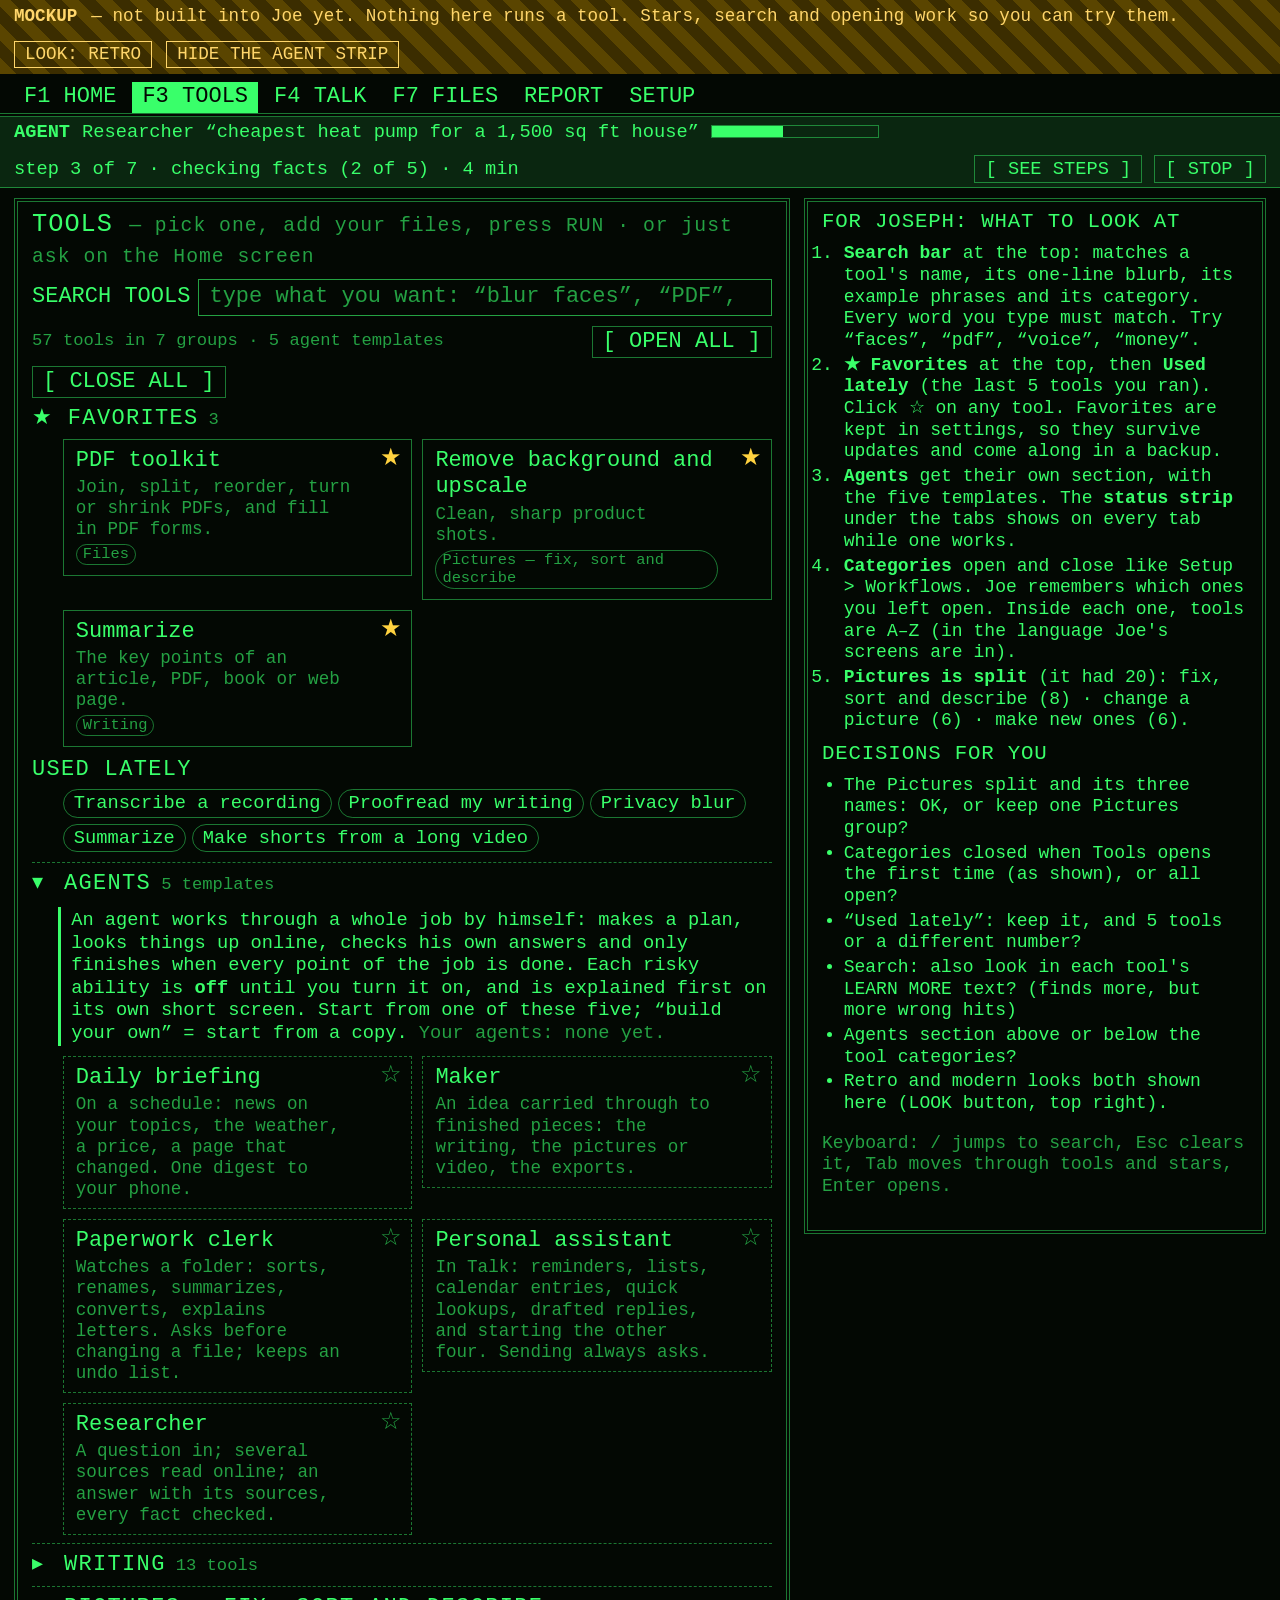
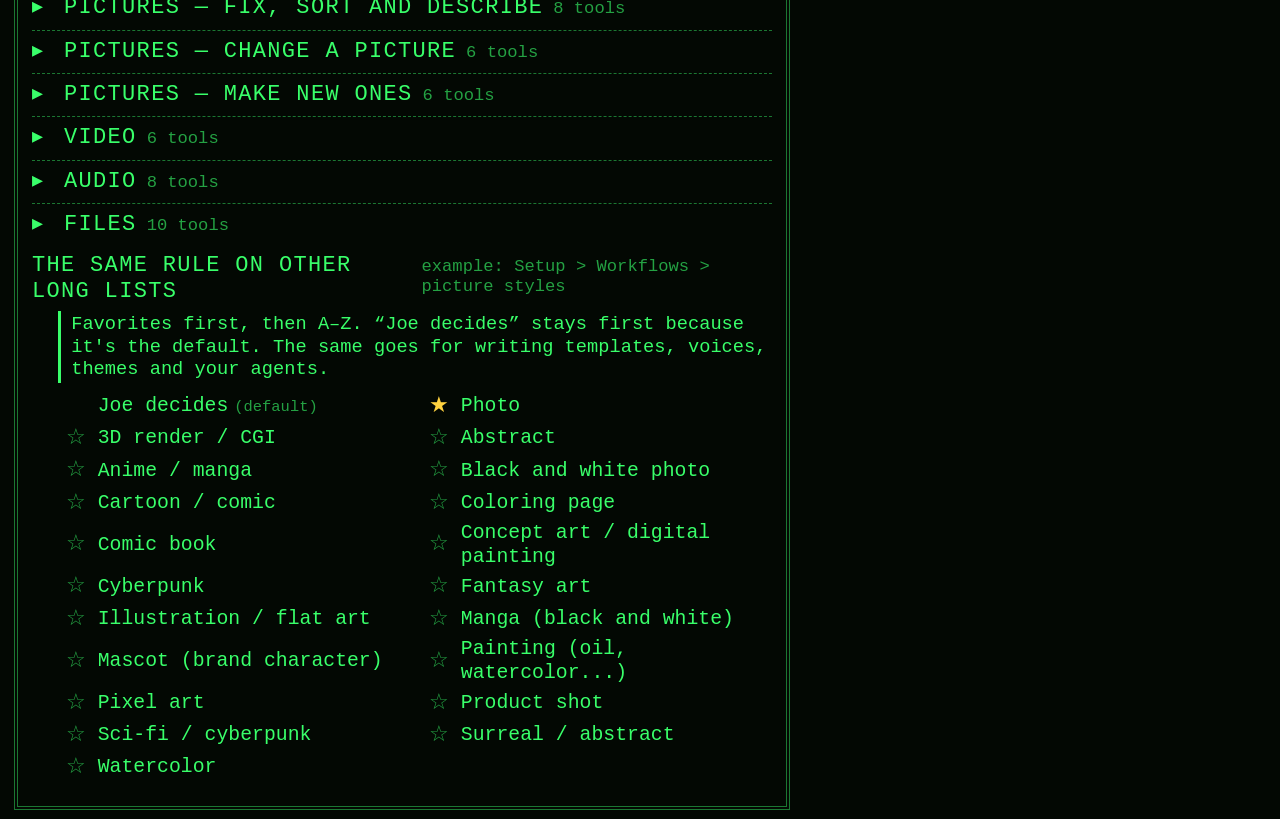
<file: docs/mockups/tools-redesign.html>
<!DOCTYPE html>
<html lang="en">
<head>
<meta charset="utf-8">
<meta name="viewport" content="width=device-width, initial-scale=1">
<title>Joe 2.3 — Tools page redesign (MOCKUP)</title>
<style>
:root {
  --ph: #39ff6a; --ph-dim: rgba(57,255,106,.62); --ph-faint: rgba(57,255,106,.12);
  --bg: #030803; --line: rgba(57,255,106,.45); --accent: var(--ph); --on-accent: #030803; --btn: transparent;
  --font: "VT323", "Cascadia Mono", Consolas, "Lucida Console", monospace; --fs: 22px; --radius: 0px;
}
body.modern {
  --ph: #e7eaf0; --ph-dim: #a3adbd; --ph-faint: rgba(255,255,255,.07); --bg: #0f1218; --line: #2a303c;
  --accent: #4f9cff; --on-accent: #06101f; --btn: #222836; --font: "Segoe UI", system-ui, -apple-system, Arial, sans-serif;
  --fs: 16px; --radius: 10px;
}
body.modern.day {
  --ph: #1c2230; --ph-dim: #4f5a6b; --ph-faint: rgba(0,0,0,.06); --bg: #eef0f4; --line: #d0d5de;
  --accent: #2563eb; --on-accent: #fff; --btn: #ffffff; --star: #8a6100;
}
* { box-sizing: border-box; }
body { margin: 0; background: var(--bg); color: var(--ph); font-family: var(--font); font-size: var(--fs); line-height: 1.2; }
button { font: inherit; color: inherit; background: var(--btn); border: 1px solid var(--line); border-radius: var(--radius); padding: 2px 10px; cursor: pointer; }
button:hover { background: var(--accent); color: var(--on-accent); }
:focus-visible { outline: 3px solid var(--accent); outline-offset: 2px; }
.dim { color: var(--ph-dim); } .small { font-size: .78em; }
.mockbar { background: repeating-linear-gradient(45deg, #5a4500 0 12px, #3b2d00 12px 24px); color: #ffd66b; padding: 6px 14px; font-size: .8em; display: flex; gap: 14px; align-items: center; flex-wrap: wrap; }
.mockbar button { border-color: #ffd66b; color: #ffd66b; }
.mockbar button:hover { background: #ffd66b; color: #2a2000; }
.wrap { display: grid; grid-template-columns: minmax(0, 1fr) 21em; gap: 14px; padding: 10px 14px; }
@media (max-width: 1100px) { .wrap { grid-template-columns: 1fr; } }
.tabs { display: flex; gap: 6px; padding: 8px 14px 0; border-bottom: 4px double var(--line); flex-wrap: wrap; }
.tabs span { padding: 2px 10px; } .tabs .on { background: var(--accent); color: var(--on-accent); border-radius: var(--radius) var(--radius) 0 0; }
/* the agent status strip: shows on every tab while an agent works */
.strip { display: flex; gap: 12px; align-items: center; padding: 4px 14px; border-bottom: 1px solid var(--line); background: var(--ph-faint); font-size: .85em; flex-wrap: wrap; }
.strip[hidden] { display: none; }
.strip .bar { flex: 0 0 9em; height: .7em; border: 1px solid var(--line); position: relative; }
.strip .bar i { position: absolute; inset: 0 auto 0 0; width: 43%; background: var(--accent); }
.panel { border: 4px double var(--line); border-radius: var(--radius); padding: 8px 14px 14px; }
body.modern .panel { border: 1px solid var(--line); background: color-mix(in srgb, var(--btn) 40%, transparent); }
h2 { margin: 0 0 8px; font-size: 1.15em; letter-spacing: .04em; font-weight: normal; }
h3 { margin: 0; font-size: 1em; font-weight: normal; letter-spacing: .06em; }
body.modern h2, body.modern h3 { font-weight: 600; letter-spacing: 0; }
.search { display: flex; gap: 8px; align-items: center; margin: 4px 0 10px; }
.search input { flex: 1; font: inherit; color: var(--ph); background: transparent; border: 1px solid var(--ph-dim); border-radius: var(--radius); padding: 4px 10px; }
.search input::placeholder { color: var(--ph-dim); }
.controls { display: flex; gap: 8px; margin-bottom: 8px; flex-wrap: wrap; align-items: center; }
section.sec { margin: 0 0 10px; }
.sechead { display: flex; gap: 10px; align-items: baseline; margin: 6px 0; }
details.cat { border-top: 1px dashed var(--line); padding: 4px 0; }
details.cat > summary { cursor: pointer; list-style: none; padding: 4px 0; display: flex; gap: 10px; align-items: baseline; }
details.cat > summary::-webkit-details-marker { display: none; }
details.cat > summary::before { content: "▸"; width: 1em; }
details.cat[open] > summary::before { content: "▾"; }
details.cat > summary:hover h3 { text-decoration: underline; }
.cards { display: grid; grid-template-columns: repeat(auto-fill, minmax(15em, 1fr)); gap: 10px; margin: 6px 0 4px 1.4em; }
.card { position: relative; border: 1px solid var(--line); border-radius: var(--radius); padding: 8px 2.4em 8px 12px; min-height: 4.6em; background: var(--btn); text-align: left; display: block; width: 100%; }
.card .n { display: block; } .card .b { display: block; font-size: .8em; color: var(--ph-dim); margin-top: 3px; }
.card:hover .b { color: inherit; }
.card .cat-tag { display: inline-block; font-size: .7em; color: var(--ph-dim); border: 1px solid var(--line); border-radius: 999px; padding: 0 6px; margin-top: 4px; }
.cardwrap { position: relative; }
.star { position: absolute; top: 4px; right: 4px; border: none; background: transparent; font-size: 1.1em; padding: 0 6px; line-height: 1.3; color: var(--ph-dim); }
.star[aria-pressed="true"] { color: var(--star, #ffd23f); }
.star:hover { background: transparent; color: var(--star, #ffd23f); }
.chips { display: flex; gap: 6px; flex-wrap: wrap; margin-left: 1.4em; }
.chips button { font-size: .85em; border-radius: 999px; }
mark { background: var(--accent); color: var(--on-accent); }
.agentcard { border-style: dashed; }
.note { border-left: 3px solid var(--accent); padding: 2px 0 2px 10px; margin: 6px 0 10px 1.4em; font-size: .85em; }
aside .panel { position: sticky; top: 10px; font-size: .82em; }
aside ol, aside ul { padding-left: 1.2em; margin: 4px 0 10px; } aside li { margin: 3px 0; }
.toast { position: fixed; bottom: 14px; left: 50%; transform: translateX(-50%); background: var(--accent); color: var(--on-accent); padding: 6px 14px; border-radius: var(--radius); font-size: .85em; }
.toast[hidden] { display: none; }
.empty { margin-left: 1.4em; }
.sr { position: absolute; width: 1px; height: 1px; overflow: hidden; clip: rect(0 0 0 0); }
.listdemo { margin: 6px 0 0 1.4em; display: grid; grid-template-columns: repeat(auto-fill, minmax(13em, 1fr)); gap: 4px 14px; font-size: .9em; }
.listdemo div { display: flex; gap: 6px; align-items: center; }
.listdemo .star { position: static; }
</style>
</head>
<body>
<div class="mockbar" role="note"><b>MOCKUP</b> — not built into Joe yet. Nothing here runs a tool. Stars, search and opening work so you can try them.
  <span style="flex:1"></span>
  <button type="button" id="look">LOOK: RETRO</button>
  <button type="button" id="striptoggle">HIDE THE AGENT STRIP</button>
</div>
<nav class="tabs" aria-label="Joe's tabs (picture only)"><span>F1 HOME</span><span class="on">F3 TOOLS</span><span>F4 TALK</span><span>F7 FILES</span><span>REPORT</span><span>SETUP</span></nav>
<div class="strip" id="strip" role="status">
  <b>AGENT</b> <span>Researcher “cheapest heat pump for a 1,500 sq ft house”</span>
  <span class="bar" aria-hidden="true"><i></i></span><span>step 3 of 7 · checking facts (2 of 5) · 4 min</span>
  <span style="flex:1"></span>
  <button type="button" data-say="Opens the live step list: the plan with ticks, each step, what it looked up and the plain log.">[ SEE STEPS ]</button>
  <button type="button" data-say="Asks “Stop the Researcher? What's done so far is kept.” and stops at once on YES.">[ STOP ]</button>
</div>

<div class="wrap">
<main class="panel" aria-labelledby="ttl">
  <h2 id="ttl">TOOLS <span class="dim small">— pick one, add your files, press RUN · or just ask on the Home screen</span></h2>
  <div class="search" role="search">
    <label for="q">SEARCH TOOLS</label>
    <input id="q" type="search" autocomplete="off" placeholder="type what you want: “blur faces”, “PDF”, “subtitles”, “budget”…  (press / to jump here)">
    <button type="button" id="clear" hidden>[ CLEAR ]</button>
  </div>
  <div id="live" class="sr" aria-live="polite"></div>
  <div class="controls"><span id="count" class="dim small"></span><span style="flex:1"></span>
    <button type="button" id="openall">[ OPEN ALL ]</button><button type="button" id="closeall">[ CLOSE ALL ]</button></div>
  <div id="top"></div>
  <div id="cats"></div>
  <section class="sec" aria-labelledby="otherlists">
    <div class="sechead"><h3 id="otherlists">THE SAME RULE ON OTHER LONG LISTS</h3><span class="dim small">example: Setup &gt; Workflows &gt; picture styles</span></div>
    <div class="note">Favorites first, then A–Z. “Joe decides” stays first because it's the default. The same goes for writing templates, voices, themes and your agents.</div>
    <div class="listdemo" id="styles"></div>
  </section>
</main>
<aside>
  <div class="panel">
    <h2>FOR JOSEPH: WHAT TO LOOK AT</h2>
    <ol>
      <li><b>Search bar</b> at the top: matches a tool's name, its one-line blurb, its example phrases and its category. Every word you type must match. Try “faces”, “pdf”, “voice”, “money”.</li>
      <li><b>★ Favorites</b> at the top, then <b>Used lately</b> (the last 5 tools you ran). Click ☆ on any tool. Favorites are kept in settings, so they survive updates and come along in a backup.</li>
      <li><b>Agents</b> get their own section, with the five templates. The <b>status strip</b> under the tabs shows on every tab while one works.</li>
      <li><b>Categories</b> open and close like Setup &gt; Workflows. Joe remembers which ones you left open. Inside each one, tools are A–Z (in the language Joe's screens are in).</li>
      <li><b>Pictures is split</b> (it had 20): fix, sort and describe (8) · change a picture (6) · make new ones (6).</li>
    </ol>
    <h2>DECISIONS FOR YOU</h2>
    <ul>
      <li>The Pictures split and its three names: OK, or keep one Pictures group?</li>
      <li>Categories closed when Tools opens the first time (as shown), or all open?</li>
      <li>“Used lately”: keep it, and 5 tools or a different number?</li>
      <li>Search: also look in each tool's LEARN MORE text? (finds more, but more wrong hits)</li>
      <li>Agents section above or below the tool categories?</li>
      <li>Retro and modern looks both shown here (LOOK button, top right).</li>
    </ul>
    <p class="dim">Keyboard: / jumps to search, Esc clears it, Tab moves through tools and stars, Enter opens.</p>
  </div>
</aside>
</div>
<div class="toast" id="toast" role="status" hidden></div>

<script>
const TOOLS = [{"id": "transcribe", "name": "Transcribe a recording", "group": "Audio", "blurb": "Turn audio or video into text, subtitles and short notes.", "ex": ["Turn my meeting recording into notes", "Make subtitles for this video"], "ready": true}, {"id": "read-aloud", "name": "Read a document aloud", "group": "Audio", "blurb": "Turn writing into an MP3 you can listen to.", "ex": ["Read my short story aloud as an MP3", "Turn this guide into an audiobook"], "ready": true}, {"id": "find-book", "name": "Find a book to read aloud", "group": "Audio", "blurb": "By ISBN, title or a photo of the cover: free public-domain books downloaded and read aloud.", "ex": ["Read me Pride and Prejudice", "Find the book with ISBN 978-0-14-143951-8"], "ready": true}, {"id": "memory-voice", "name": "Hear it in a loved one's voice", "group": "Audio", "blurb": "A letter, story or note read in the voice of someone you miss, made from family recordings.", "ex": ["Read my letter in Grandpa's voice"], "ready": true}, {"id": "proofread", "name": "Proofread my writing", "group": "Writing", "blurb": "Fix spelling and grammar, with a list of every change.", "ex": ["Proofread my cover letter", "Check the grammar in my newsletter"], "ready": true}, {"id": "translate", "name": "Translate", "group": "Writing", "blurb": "Make a copy of finished text in another language.", "ex": ["Translate my menu into Spanish", "Make French and German copies of this flyer"], "ready": true}, {"id": "ask-files", "name": "Ask my files", "group": "Writing", "blurb": "Answers and summaries from a folder of your documents.", "ex": ["What do my contracts say about cancelling?", "Summarize every document in this folder"], "ready": true}, {"id": "summarize", "name": "Summarize", "group": "Writing", "blurb": "The key points of an article, PDF, book or web page.", "ex": ["Summarize this article", "Give me the key points of my lease", "Summarize this book chapter by chapter"], "ready": true}, {"id": "rewrite", "name": "Rewrite or change the tone", "group": "Writing", "blurb": "Friendlier, more formal, shorter, simpler, an email, or a resume for a job.", "ex": ["Make my email sound friendlier", "Turn my notes into an email", "Tailor my resume to this job post"], "ready": true}, {"id": "brainstorm", "name": "Brainstorm", "group": "Writing", "blurb": "Ideas, names, gift ideas, marketing angles, outlines or ways to solve a problem.", "ex": ["Give me 25 names for my bakery", "Gift ideas for my dad who loves fishing", "Outline a blog post about raised garden beds"], "ready": true}, {"id": "study", "name": "Study helper", "group": "Writing", "blurb": "Explains your material at your level, with flashcards and a practice quiz.", "ex": ["Make flashcards from my biology notes", "Explain this chapter like I'm 10", "Quiz me on this manual"], "ready": true}, {"id": "code-review", "name": "Explain or review my code", "group": "Writing", "blurb": "What your code does, likely bugs with fixes, and tests to add. Joe never runs it.", "ex": ["Explain what this script does", "Find bugs in my Python file"], "ready": true}, {"id": "ai-search", "name": "Get found by AI search", "group": "Writing", "blurb": "FAQ, website code and llms.txt so AI assistants can describe your business correctly.", "ex": ["Help my pottery studio show up in ChatGPT answers", "Make an FAQ and schema for my shop"], "ready": true}, {"id": "meal-plan", "name": "Budget meal planner", "group": "Writing", "blurb": "A week of meals and a shopping list that fits your budget, with the total added up.", "ex": ["I have $80 this week to feed a family of 8", "Cheap dinners for 2 for 5 days, no pork"], "ready": true}, {"id": "clean-audio", "name": "Clean up a recording", "group": "Audio", "blurb": "Less background noise and hum, and an even volume, for a recording or a video's sound.", "ex": ["Clean up the background noise in my podcast", "Fix the hum in this video"], "ready": true}, {"id": "tidy-speech", "name": "Cut out ums and long pauses", "group": "Audio", "blurb": "A recording or talking video without the 'um', 'uh' and long silences.", "ex": ["Cut the ums out of my podcast", "Remove the long pauses from this video"], "ready": true}, {"id": "joe-language", "name": "Joe's screens in another language", "group": "Writing", "blurb": "Joe translates his own window into another language with the writing model.", "ex": ["Translate Joe's screens into Spanish"], "ready": true}, {"id": "edit-words", "name": "Edit a video by its words", "group": "Video", "blurb": "Delete words from what was said and Joe cuts them out of the video or recording (like Descript).", "ex": ["Let me edit my video by deleting words", "Cut the sentences I deleted out of my video"], "ready": true}, {"id": "dub-video", "name": "Dub or voice-over a video", "group": "Video", "blurb": "Your video in another language: translated subtitles, and a voice-over for many languages.", "ex": ["Dub my video into Spanish", "Spanish subtitles for this video"], "ready": true}, {"id": "b-roll", "name": "Add B-roll to a talking video", "group": "Video", "blurb": "Cut to your own clips and photos where they match what's being said.", "ex": ["Add my B-roll clips to this video", "Cut to my product photos when I talk about them"], "ready": true}, {"id": "privacy-blur", "name": "Privacy blur", "group": "Pictures", "blurb": "Blur faces, license plates, house numbers and screens before you post a photo.", "ex": ["Blur the faces in these party photos", "Hide the license plate in my car photo"], "ready": true}, {"id": "social-graphic", "name": "Social graphics and flyers", "group": "Pictures", "blurb": "Your exact words on a photo or a plain color, at each social site's size.", "ex": ["Make an Instagram post that says Grand Opening Saturday", "A flyer for our yard sale"], "ready": true}, {"id": "ask-sheet", "name": "Ask my spreadsheet", "group": "Files", "blurb": "Totals, averages, counts and charts from a spreadsheet, worked out by Joe's own math.", "ex": ["Which product sold the most?", "Total spent per month in my expenses sheet"], "ready": true}, {"id": "sort-files", "name": "Sort and rename my files", "group": "Files", "blurb": "Documents sorted into folders with clear names like '2026-03-02 Electric bill.pdf'.", "ex": ["Sort my scanned bills into folders", "Give my downloads clear names"], "ready": true}, {"id": "calendar-file", "name": "Dates and to-dos to my calendar", "group": "Files", "blurb": "A calendar file (.ics) with the dates and to-dos from notes, emails or a transcript.", "ex": ["Put the dates from my meeting notes in my calendar", "Make a calendar file from this school letter"], "ready": true}, {"id": "tidy-sheet", "name": "Tidy a spreadsheet", "group": "Files", "blurb": "Fix duplicates, spelling and categories in a CSV.", "ex": ["Remove the duplicates from my customer list", "Sort my product sheet into categories"], "ready": true}, {"id": "photo-batch", "name": "Resize and convert photos", "group": "Files", "blurb": "Shrink, convert, rename or watermark a folder of photos.", "ex": ["Shrink my product photos for the website", "Convert these photos to JPG"], "ready": true}, {"id": "read-scans", "name": "Read scans and receipts", "group": "Files", "blurb": "Pull the text out of scans, receipts and forms.", "ex": ["Type up the text from these scanned pages", "Put my receipts in a spreadsheet"], "ready": true}, {"id": "photo-listing", "name": "Listings from photos", "group": "Pictures", "blurb": "Titles, descriptions, tags and alt text from product photos.", "ex": ["Write listings for my product photos", "Alt text for these pictures"], "ready": true}, {"id": "sort-photos", "name": "Sort my photos", "group": "Pictures", "blurb": "Tag and sort a folder of pictures by what's in them.", "ex": ["Sort my vacation photos", "Tag these pictures by what's in them"], "ready": true}, {"id": "remove-bg", "name": "Remove background and upscale", "group": "Pictures", "blurb": "Clean, sharp product shots.", "ex": ["Remove the background from my product photos", "White background for my shop pictures"], "ready": true}, {"id": "edit-picture", "name": "Edit a picture by asking", "group": "Pictures", "blurb": "\"Swap the background\", \"remove the cup\".", "ex": ["Swap the background of this photo for a beach", "Remove the cup from these pictures"], "ready": true}, {"id": "restore-photo", "name": "Restore old photos", "group": "Pictures", "blurb": "Undo fading and color casts, true to the photo.", "ex": ["Restore my grandparents' old photos", "Fix and colorize this old picture"], "ready": true}, {"id": "fix-spot", "name": "Fix one spot", "group": "Pictures", "blurb": "Mark a spot; only that spot changes.", "ex": ["Remove the date stamp from this photo", "Take the cup off the table in this picture"], "ready": true}, {"id": "merge-pictures", "name": "Put pictures together", "group": "Pictures", "blurb": "Two or three pictures into one.", "ex": ["Put my dog from this photo into the beach picture", "Place my mug on this kitchen counter"], "ready": true}, {"id": "relight", "name": "Change the lighting", "group": "Pictures", "blurb": "Golden hour, studio light, night...", "ex": ["Make this photo look like golden hour", "Give my product photo studio lighting"], "ready": true}, {"id": "restyle", "name": "Redraw in a new style", "group": "Pictures", "blurb": "Your picture as watercolor, anime, a sketch...", "ex": ["Turn this photo of my house into a watercolor", "Make my dog photo look like anime"], "ready": true}, {"id": "redraw", "name": "Change a picture a little or a lot", "group": "Pictures", "blurb": "Same picture, new take: you pick how much changes.", "ex": ["Make this sketch look finished", "Turn my rough drawing into a clean picture"], "ready": true}, {"id": "make-bigger", "name": "Make a picture wider or taller", "group": "Pictures", "blurb": "AI fills in more of the scene around it.", "ex": ["Make this photo wide enough for a banner", "Make my picture tall for a phone wallpaper"], "ready": true}, {"id": "character-scenes", "name": "Same character, new scenes", "group": "Pictures", "blurb": "One character, many pictures that match.", "ex": ["Put my mascot in 5 different scenes", "Show my dragon drawing at the beach and in space"], "ready": true}, {"id": "character-spin", "name": "Character turnaround", "group": "Pictures", "blurb": "Front, side and back views, plus a sheet.", "ex": ["Make a turnaround sheet of my mascot", "Show my character from every side"], "ready": true}, {"id": "sketch-to-picture", "name": "Sketch to picture", "group": "Pictures", "blurb": "Your drawing, finished by the AI.", "ex": ["Turn my sketch of a castle into a real painting", "Finish my kid's drawing as a cartoon"], "ready": true}, {"id": "illusion-art", "name": "Hidden-picture illusion", "group": "Pictures", "blurb": "A scene with a shape or word hidden in it.", "ex": ["Hide the word JOE in a forest picture", "Make a spiral illusion of a medieval village"], "ready": true}, {"id": "make-3d", "name": "Picture to 3D model", "group": "Pictures", "blurb": "One picture in, a 3D model (.glb) out.", "ex": ["Make a 3D model from my mascot drawing", "Turn this photo of my mug into a 3D model"], "ready": true}, {"id": "animate-photo", "name": "Animate a photo", "group": "Video", "blurb": "Turn one of your photos into a short clip.", "ex": ["Make this photo move", "Animate my product photo with a slow turn"], "ready": true}, {"id": "restyle-video", "name": "Restyle a video", "group": "Video", "blurb": "Same motion, new look: anime, watercolor...", "ex": ["Make my dance video look like anime", "Turn this clip into a watercolor painting"], "ready": true}, {"id": "make-shorts", "name": "Make shorts from a long video", "group": "Video", "blurb": "The best moments as vertical clips with big captions.", "ex": ["Cut my podcast into 5 shorts for TikTok", "Make YouTube Shorts from my class recording"], "ready": true}, {"id": "music", "name": "Music and sound effects", "group": "Audio", "blurb": "Background music and short jingles.", "ex": ["Make 3 calm background tracks for my videos", "A door creak and a doorbell sound effect"], "ready": true}, {"id": "pdf-tools", "name": "PDF toolkit", "group": "Files", "blurb": "Join, split, reorder, turn or shrink PDFs, and fill in PDF forms.", "ex": ["Join these three PDFs into one", "Take pages 2 and 5 out into their own PDF", "Make this PDF small enough to email"], "ready": true}, {"id": "explain-letter", "name": "Explain this letter", "group": "Writing", "blurb": "A bill, lease, insurance or benefits letter in plain words: what to do, by when, and a reply.", "ex": ["Explain this letter from my insurance", "What does this bill want me to do and by when?", "Help me understand my lease renewal and write a reply asking for more time"], "ready": true}, {"id": "hide-details", "name": "Hide personal details", "group": "Files", "blurb": "Names, addresses, phone numbers and account numbers hidden in a copy before you share it.", "ex": ["Black out the names and account numbers in this statement before I send it", "Remove personal details from my medical letter", "Hide everyone's phone numbers in this list"], "ready": true}, {"id": "meeting-minutes", "name": "Meeting minutes", "group": "Audio", "blurb": "A meeting recording (or its transcript) into minutes: decisions, to-dos, who and by when.", "ex": ["Make minutes from this meeting recording", "Who agreed to do what in yesterday's call?", "Turn this Zoom transcript into minutes with to-dos"], "ready": true}, {"id": "bank-budget", "name": "Bank statement to budget", "group": "Files", "blurb": "Your bank's CSV sorted into a budget: where the money went, subscriptions and price rises.", "ex": ["Turn my bank statement into a budget", "Which subscriptions am I paying for?", "Where did my money go last month?"], "ready": true}, {"id": "resume-tailor", "name": "Resume tailor", "group": "Writing", "blurb": "Your resume and a job posting in; a matched resume, cover letter and gap list out. Nothing invented.", "ex": ["Tailor my resume to this job posting", "Write a cover letter for this job from my CV"], "ready": true}, {"id": "mail-merge", "name": "Mail merge", "group": "Files", "blurb": "One letter and a spreadsheet of names in: a personal letter for every row out.", "ex": ["Make a letter for everyone on this list", "Merge my thank-you note with the customer spreadsheet"], "ready": true}, {"id": "alt-text", "name": "Picture descriptions (alt text)", "group": "Pictures", "blurb": "A short description of each picture, for screen readers, websites and shop listings.", "ex": ["Write alt text for my website photos", "Describe these pictures for a blind reader"], "ready": true}, {"id": "duplicate-photos", "name": "Duplicate photo finder", "group": "Pictures", "blurb": "Finds copies and near-copies of photos and suggests the best one to keep. Nothing is deleted.", "ex": ["Find the duplicate photos in my phone dump", "Which of these burst shots should I keep?"], "ready": true}];
const STYLES = [{"id": "general", "name": "Joe decides"}, {"id": "photo", "name": "Photo"}, {"id": "bw", "name": "Black and white photo"}, {"id": "anime", "name": "Anime / manga"}, {"id": "painting", "name": "Painting (oil, watercolor...)"}, {"id": "concept", "name": "Concept art / digital painting"}, {"id": "render3d", "name": "3D render / CGI"}, {"id": "scifi", "name": "Sci-fi / cyberpunk"}, {"id": "cartoon", "name": "Cartoon / comic"}, {"id": "pixel", "name": "Pixel art"}, {"id": "surreal", "name": "Surreal / abstract"}, {"id": "manga", "name": "Manga (black and white)"}, {"id": "watercolor", "name": "Watercolor"}, {"id": "fantasy", "name": "Fantasy art"}, {"id": "cyberpunk", "name": "Cyberpunk"}, {"id": "comic", "name": "Comic book"}, {"id": "abstract", "name": "Abstract"}, {"id": "illustration", "name": "Illustration / flat art"}, {"id": "character", "name": "Mascot (brand character)"}, {"id": "product", "name": "Product shot"}, {"id": "coloring", "name": "Coloring page"}];
// Pictures split in three (the proposal); every other tool keeps its group.
const PIC = {
  "Pictures — fix, sort and describe": ["restore-photo", "fix-spot", "remove-bg", "privacy-blur", "duplicate-photos", "sort-photos", "alt-text", "photo-listing"],
  "Pictures — change a picture": ["edit-picture", "relight", "restyle", "redraw", "make-bigger", "merge-pictures"],
  "Pictures — make new ones": ["character-scenes", "character-spin", "sketch-to-picture", "illusion-art", "make-3d", "social-graphic"],
};
const CATS = ["Writing", ...Object.keys(PIC), "Video", "Audio", "Files"];
const catOf = (t) => { if (t.group !== "Pictures") return t.group; for (const [k, ids] of Object.entries(PIC)) if (ids.includes(t.id)) return k; return "Pictures — make new ones"; };
TOOLS.forEach((t) => (t.cat = catOf(t)));
const AGENTS = [
  { id: "a-researcher", name: "Researcher", blurb: "A question in; several sources read online; an answer with its sources, every fact checked.", ex: ["compare heat pumps", "find out", "look up"] },
  { id: "a-clerk", name: "Paperwork clerk", blurb: "Watches a folder: sorts, renames, summarizes, converts, explains letters. Asks before changing a file; keeps an undo list.", ex: ["sort my scans", "watch a folder"] },
  { id: "a-briefing", name: "Daily briefing", blurb: "On a schedule: news on your topics, the weather, a price, a page that changed. One digest to your phone.", ex: ["every morning", "news", "weather", "price"] },
  { id: "a-maker", name: "Maker", blurb: "An idea carried through to finished pieces: the writing, the pictures or video, the exports.", ex: ["make a", "from idea to"] },
  { id: "a-assistant", name: "Personal assistant", blurb: "In Talk: reminders, lists, calendar entries, quick lookups, drafted replies, and starting the other four. Sending always asks.", ex: ["remind me", "calendar", "jarvis"] },
];
AGENTS.forEach((a) => (a.cat = "Agents"));
const ALL = [...TOOLS, ...AGENTS];
const byId = Object.fromEntries(ALL.map((t) => [t.id, t]));

let favs = new Set(["summarize", "remove-bg", "pdf-tools"]);
let lately = ["transcribe", "proofread", "privacy-blur", "summarize", "make-shorts"];
let openCats = new Set(["Agents"]);
const sfavs = new Set(["photo"]);

const $ = (s) => document.querySelector(s);
const esc = (s) => String(s).replace(/[&<>"']/g, (c) => ({ "&": "&amp;", "<": "&lt;", ">": "&gt;", '"': "&quot;", "'": "&#39;" }[c]));
const az = (a, b) => a.name.localeCompare(b.name, document.documentElement.lang || "en", { sensitivity: "base" });
const words = (q) => q.toLowerCase().split(/\s+/).filter((w) => w.length > 1 && !["a", "an", "the", "my", "to", "of", "and", "for", "in", "on", "me", "i"].includes(w));
const hay = (t) => [t.name, t.blurb, (t.ex || []).join(" "), t.cat].join(" ").toLowerCase();
const matches = (t, ws) => ws.every((w) => hay(t).includes(w));
function hl(text, ws) {
  let out = esc(text);
  for (const w of ws) out = out.replace(new RegExp("(" + w.replace(/[.*+?^${}()|[\]\\]/g, "\\$&") + ")", "ig"), "<mark>$1</mark>");
  return out;
}
function card(t, ws, tag) {
  const isAgent = t.cat === "Agents";
  const on = favs.has(t.id);
  return `<div class="cardwrap"><button type="button" class="card${isAgent ? " agentcard" : ""}" data-open="${t.id}">
    <span class="n">${hl(t.name, ws)}</span><span class="b">${hl(t.blurb, ws)}</span>${tag ? `<span class="cat-tag">${esc(t.cat)}</span>` : ""}</button>
    <button type="button" class="star" data-star="${t.id}" aria-pressed="${on}" title="${on ? "Remove from favorites" : "Add to favorites"}" aria-label="${on ? "Remove " : "Add "}${esc(t.name)} ${on ? "from" : "to"} favorites">${on ? "★" : "☆"}</button></div>`;
}
function catBlock(name, items, ws, extra) {
  const open = ws.length ? true : openCats.has(name);
  return `<details class="cat" data-cat="${esc(name)}"${open ? " open" : ""}><summary><h3>${esc(name.toUpperCase())}</h3><span class="dim small">${items.length} ${name === "Agents" ? "templates" : "tools"}</span></summary>
    ${extra || ""}<div class="cards">${items.sort(az).map((t) => card(t, ws)).join("")}</div></details>`;
}
function render() {
  const q = $("#q").value.trim(); const ws = words(q);
  $("#clear").hidden = !q;
  let top = "";
  if (!ws.length) {
    const f = ALL.filter((t) => favs.has(t.id)).sort(az);
    top += `<section class="sec" aria-labelledby="h-fav"><div class="sechead"><h3 id="h-fav">★ FAVORITES</h3><span class="dim small">${f.length}</span></div>
      ${f.length ? `<div class="cards">${f.map((t) => card(t, [], true)).join("")}</div>` : `<p class="dim small empty">Press ☆ on any tool to keep it up here.</p>`}</section>`;
    top += `<section class="sec" aria-labelledby="h-late"><div class="sechead"><h3 id="h-late">USED LATELY</h3></div>
      <div class="chips">${lately.map((id) => `<button type="button" data-open="${id}">${esc(byId[id].name)}</button>`).join("")}</div></section>`;
  }
  $("#top").innerHTML = top;
  const shown = ws.length ? ALL.filter((t) => matches(t, ws)) : ALL;
  const agentsNote = `<div class="note">An agent works through a whole job by himself: makes a plan, looks things up online, checks his own answers and only finishes when every point of the job is done. Each risky ability is <b>off</b> until you turn it on, and is explained first on its own short screen. Start from one of these five; “build your own” = start from a copy. <span class="dim">Your agents: none yet.</span></div>`;
  let h = "";
  const ag = shown.filter((t) => t.cat === "Agents");
  if (ag.length) h += catBlock("Agents", ag, ws, ws.length ? "" : agentsNote);
  for (const c of CATS) { const its = shown.filter((t) => t.cat === c); if (its.length) h += catBlock(c, its, ws); }
  if (ws.length && !shown.length) h = `<p class="empty">No tool matches “${esc(q)}”. <span class="dim">Try fewer words, or just ask on the Home screen: Joe works out which tools to use.</span></p>`;
  $("#cats").innerHTML = h;
  const n = shown.length;
  $("#count").textContent = ws.length ? `${n} match${n === 1 ? "" : "es"} for “${q}”` : `${TOOLS.length} tools in ${CATS.length} groups · 5 agent templates`;
  $("#live").textContent = ws.length ? $("#count").textContent : "";
  // styles demo
  const st = STYLES.slice(1).sort(az);
  const ordered = [STYLES[0], ...st.filter((s) => sfavs.has(s.id)), ...st.filter((s) => !sfavs.has(s.id))];
  $("#styles").innerHTML = ordered.map((s) => `<div><button type="button" class="star" data-sstar="${s.id}" aria-pressed="${sfavs.has(s.id)}" aria-label="${sfavs.has(s.id) ? "Remove " : "Add "}${esc(s.name)} ${sfavs.has(s.id) ? "from" : "to"} favorites" ${s.id === "general" ? "disabled style='visibility:hidden'" : ""}>${sfavs.has(s.id) ? "★" : "☆"}</button>${esc(s.name)}${s.id === "general" ? ' <span class="dim small">(default)</span>' : ""}</div>`).join("");
}
function toast(msg) { const t = $("#toast"); t.textContent = msg; t.hidden = false; clearTimeout(toast.t); toast.t = setTimeout(() => (t.hidden = true), 3200); }
document.addEventListener("click", (e) => {
  const s = e.target.closest("[data-star]");
  if (s) { const id = s.dataset.star; favs.has(id) ? favs.delete(id) : favs.add(id); render(); toast(favs.has(id) ? `★ ${byId[id].name} is a favorite` : `${byId[id].name} is no longer a favorite`); const again = document.querySelector(`[data-star="${id}"]`); if (again) again.focus(); return; }
  const ss = e.target.closest("[data-sstar]");
  if (ss) { const id = ss.dataset.sstar; sfavs.has(id) ? sfavs.delete(id) : sfavs.add(id); render(); document.querySelector(`[data-sstar="${id}"]`)?.focus(); return; }
  const o = e.target.closest("[data-open]");
  if (o) { const t = byId[o.dataset.open]; toast(t.cat === "Agents" ? `Here the ${t.name} setup opens: the job first, then one short screen per risky ability.` : `Here “${t.name}” opens, the same form as today.`); return; }
  const say = e.target.closest("[data-say]"); if (say) { toast(say.dataset.say); return; }
});
document.addEventListener("toggle", (e) => {
  const d = e.target; if (!d.matches || !d.matches("details.cat") || $("#q").value.trim()) return;
  d.open ? openCats.add(d.dataset.cat) : openCats.delete(d.dataset.cat);
}, true);
$("#q").addEventListener("input", render);
$("#q").addEventListener("keydown", (e) => { if (e.key === "Escape") { $("#q").value = ""; render(); } });
$("#clear").onclick = () => { $("#q").value = ""; render(); $("#q").focus(); };
document.addEventListener("keydown", (e) => { if (e.key === "/" && !e.ctrlKey && !e.altKey && !e.metaKey && !/^(INPUT|TEXTAREA|SELECT)$/.test(document.activeElement.tagName) && !document.activeElement.isContentEditable) { e.preventDefault(); $("#q").focus(); } });
$("#openall").onclick = () => { ["Agents", ...CATS].forEach((c) => openCats.add(c)); render(); };
$("#closeall").onclick = () => { openCats.clear(); render(); };
$("#look").onclick = () => { const b = document.body; if (!b.classList.contains("modern")) { b.classList.add("modern"); $("#look").textContent = "LOOK: MODERN NIGHT"; } else if (!b.classList.contains("day")) { b.classList.add("day"); $("#look").textContent = "LOOK: MODERN DAY"; } else { b.classList.remove("modern", "day"); $("#look").textContent = "LOOK: RETRO"; } };
$("#striptoggle").onclick = () => { const s = $("#strip"); s.hidden = !s.hidden; $("#striptoggle").textContent = s.hidden ? "SHOW THE AGENT STRIP" : "HIDE THE AGENT STRIP"; };
render();
</script>
</body>
</html>
</file>
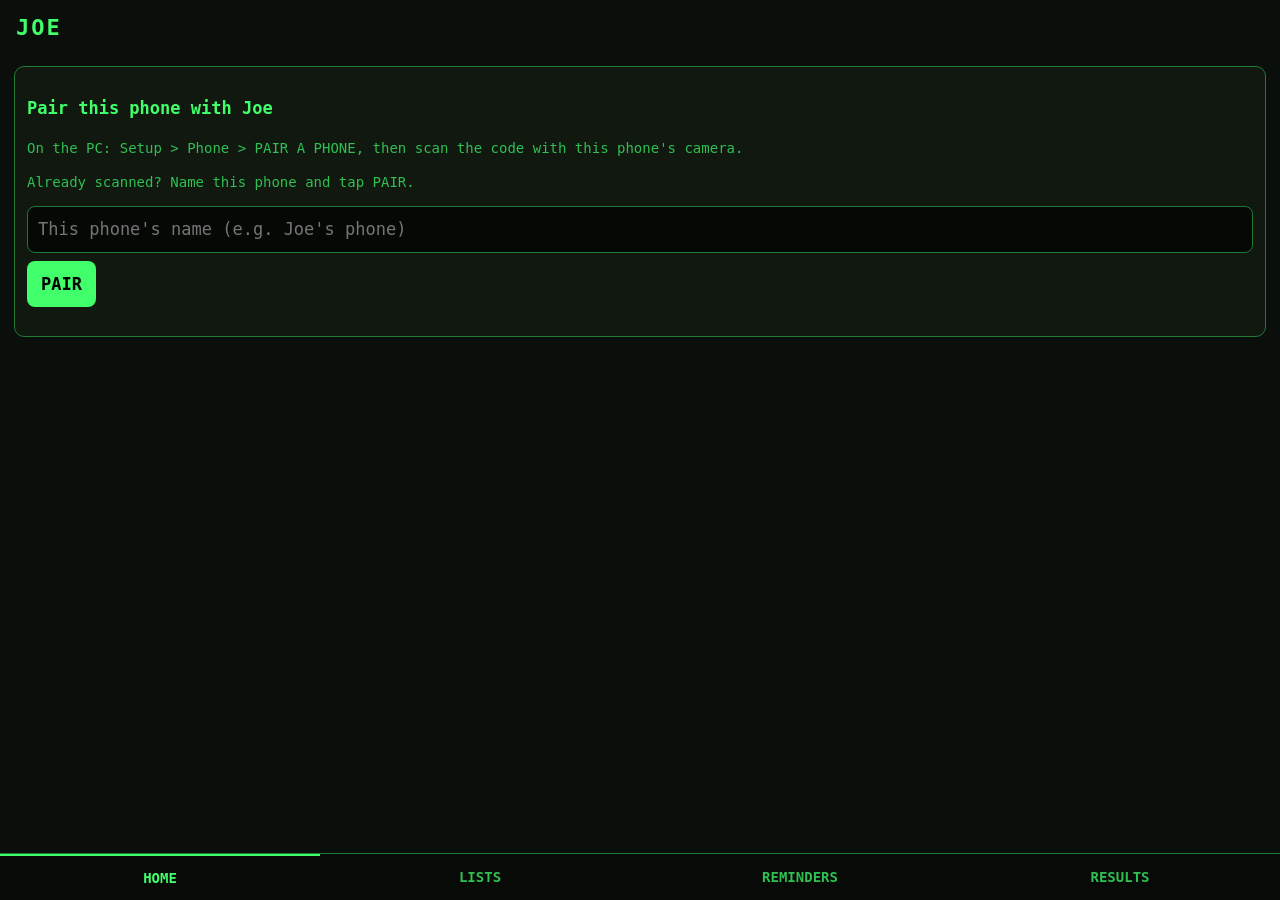
<file: joeai/ui/phone.html>
<!DOCTYPE html>
<html lang="en">
<head>
<meta charset="utf-8">
<meta name="viewport" content="width=device-width, initial-scale=1, viewport-fit=cover">
<meta name="theme-color" content="#0b0f0b">
<meta name="apple-mobile-web-app-capable" content="yes">
<meta name="apple-mobile-web-app-title" content="Joe">
<link rel="manifest" href="/manifest.json">
<link rel="icon" href="/icon.svg">
<link rel="apple-touch-icon" href="/icon.svg">
<title>Joe</title>
<style>
  :root { --bg: #0b0f0b; --fg: #41ff6a; --dim: #1f7a34; --mid: #2fbf52; --panel: #101810; --bad: #ff6a5a; }
  * { box-sizing: border-box; }
  html, body { margin: 0; background: var(--bg); color: var(--fg); font: 17px/1.45 ui-monospace, "Cascadia Mono", Menlo, Consolas, monospace; }
  body { padding: env(safe-area-inset-top) 0 calc(64px + env(safe-area-inset-bottom)); min-height: 100vh; }
  header { padding: 12px 16px 6px; display: flex; justify-content: space-between; align-items: baseline; }
  header b { font-size: 22px; letter-spacing: 2px; }
  header small { color: var(--mid); }
  main { padding: 6px 14px 20px; }
  section[hidden] { display: none; }
  .card { background: var(--panel); border: 1px solid var(--dim); border-radius: 10px; padding: 12px; margin: 10px 0; }
  .bar { height: 12px; border: 1px solid var(--dim); border-radius: 6px; overflow: hidden; margin: 8px 0; }
  .bar i { display: block; height: 100%; background: var(--fg); width: 0; }
  textarea, input { width: 100%; background: #050805; color: var(--fg); border: 1px solid var(--dim); border-radius: 8px;
    padding: 10px; font: inherit; }
  textarea { min-height: 72px; resize: vertical; }
  button { background: var(--fg); color: #000; border: 0; border-radius: 8px; padding: 11px 14px; font: inherit; font-weight: bold;
    margin: 8px 6px 0 0; min-height: 44px; }
  button.ghost { background: transparent; color: var(--fg); border: 1px solid var(--fg); }
  button.bad { background: var(--bad); }
  .msg { white-space: pre-wrap; }
  .err { color: var(--bad); }
  .muted { color: var(--mid); font-size: 14px; }
  nav { position: fixed; left: 0; right: 0; bottom: 0; display: flex; background: #070a07; border-top: 1px solid var(--dim);
    padding-bottom: env(safe-area-inset-bottom); }
  nav button { flex: 1; margin: 0; border-radius: 0; background: transparent; color: var(--mid); font-size: 14px; padding: 12px 2px; }
  nav button.on { color: var(--fg); border-top: 2px solid var(--fg); }
  ul.items { list-style: none; padding: 0; margin: 6px 0; }
  ul.items li { display: flex; align-items: center; gap: 10px; padding: 9px 2px; border-bottom: 1px dashed var(--dim); }
  ul.items li button { margin: 0; min-height: 36px; padding: 6px 10px; }
  .row { display: flex; gap: 8px; } .row input { flex: 1; } .row button { margin: 0; }
  .grid { display: grid; grid-template-columns: repeat(auto-fill, minmax(140px, 1fr)); gap: 8px; }
  .grid a { display: block; border: 1px solid var(--dim); border-radius: 8px; overflow: hidden; color: var(--fg); text-decoration: none;
    font-size: 13px; background: var(--panel); }
  .grid img { width: 100%; aspect-ratio: 1; object-fit: cover; display: block; background: #000; }
  .grid span { display: block; padding: 4px 6px; white-space: nowrap; overflow: hidden; text-overflow: ellipsis; }
  #viewer { position: fixed; inset: 0; background: rgba(0,0,0,.94); display: flex; flex-direction: column; z-index: 9; padding: env(safe-area-inset-top) 10px 10px; }
  #viewer[hidden] { display: none; }
  #viewer .body { flex: 1; overflow: auto; display: flex; align-items: center; justify-content: center; }
  #viewer img, #viewer video { max-width: 100%; max-height: 80vh; }
  #viewer pre { white-space: pre-wrap; align-self: flex-start; width: 100%; }
  pre.plan { white-space: pre-wrap; font-size: 14px; color: var(--mid); max-height: 40vh; overflow: auto; }
</style>
</head>
<body>
<header><b>JOE</b><small id="who"></small></header>
<main>
  <section id="s-pair" hidden>
    <div class="card">
      <p><b>Pair this phone with Joe</b></p>
      <p class="muted">On the PC: Setup &gt; Phone &gt; PAIR A PHONE, then scan the code with this phone's camera.</p>
      <p class="muted">Already scanned? Name this phone and tap PAIR.</p>
      <input id="pair-name" placeholder="This phone's name (e.g. Joe's phone)" maxlength="40">
      <button data-act="pair">PAIR</button>
      <p id="pair-msg" class="msg"></p>
    </div>
  </section>

  <section id="s-home" hidden>
    <div class="card" id="status"><span class="muted">Checking on Joe…</span></div>
    <div class="card">
      <textarea id="ask" placeholder="Ask Joe anything, or tell him what to make. Tap the keyboard's microphone to speak."></textarea>
      <button data-act="ask">SEND</button>
      <div id="answer" class="msg"></div>
    </div>
  </section>

  <section id="s-lists" hidden><div id="lists"></div></section>

  <section id="s-rem" hidden>
    <div class="card">
      <div class="row"><input id="rem-in" placeholder="at 3pm call the vet / in 20 minutes take the bread out"><button data-act="remind">ADD</button></div>
      <p id="rem-msg" class="msg muted"></p>
    </div>
    <div class="card"><ul class="items" id="rem-list"></ul></div>
  </section>

  <section id="s-results" hidden>
    <div class="card"><button class="ghost" data-act="report">MORNING REPORT</button></div>
    <div class="grid" id="files"></div>
  </section>
</main>

<nav id="nav" hidden>
  <button data-tab="home" class="on">HOME</button><button data-tab="lists">LISTS</button>
  <button data-tab="rem">REMINDERS</button><button data-tab="results">RESULTS</button>
</nav>

<div id="viewer" hidden><div class="row"><button class="ghost" data-act="close">CLOSE</button></div><div class="body" id="view-body"></div></div>

<script>
"use strict";
const $ = (s) => document.querySelector(s);
const esc = (t) => String(t ?? "").replace(/[&<>"']/g, (c) => ({ "&": "&amp;", "<": "&lt;", ">": "&gt;", '"': "&quot;", "'": "&#39;" }[c]));
let KEY = "", tab = "home", timer = null, pairCode = "";
try { KEY = localStorage.getItem("joeKey") || ""; } catch (e) { KEY = ""; }

async function api(path, body) {
  const opt = { headers: { "X-Joe-Phone": KEY } };
  if (body !== undefined) { opt.method = "POST"; opt.headers["Content-Type"] = "application/json"; opt.body = JSON.stringify(body); }
  let r;
  try { r = await fetch(path, opt); } catch (e) { return { ok: false, error: "Can't reach Joe. Is the PC on, Joe's window open, and this phone on the home Wi-Fi?" }; }
  const j = await r.json().catch(() => ({ ok: false, error: "Joe sent something odd back." }));
  if (j.unpaired) { forget(); }
  return j;
}
function forget() { KEY = ""; try { localStorage.removeItem("joeKey"); } catch (e) {} showPair(); }
const fileUrl = (p) => "/api/file?p=" + encodeURIComponent(p) + "&k=" + encodeURIComponent(KEY);

function showPair() {
  for (const s of document.querySelectorAll("main section")) s.hidden = s.id !== "s-pair";
  $("#nav").hidden = true; clearInterval(timer);
}
function show(t) {
  tab = t;
  for (const s of document.querySelectorAll("main section")) s.hidden = s.id !== "s-" + t;
  for (const b of document.querySelectorAll("nav button")) b.classList.toggle("on", b.dataset.tab === t);
  $("#nav").hidden = false;
  ({ home: loadStatus, lists: loadLists, rem: loadRem, results: loadResults })[t]();
}

function fmtEta(s) { if (s == null) return ""; const m = Math.round(s / 60); return m < 60 ? `${m} min` : `${Math.floor(m / 60)} h ${m % 60} min`; }
async function loadStatus() {
  const r = await api("/api/status");
  if (!r.ok) { $("#status").innerHTML = `<span class="err">${esc(r.error)}</span>`; return; }
  $("#who").textContent = "v" + (r.version || "");
  let h;
  if (r.running) {
    const pct = r.total ? Math.round(100 * r.done / r.total) : 0;
    h = `<b>${r.stopping ? "STOPPING…" : "WORKING"}</b> ${esc(r.doing)}<div class="bar"><i style="width:${pct}%"></i></div>` +
        `<span class="muted">${r.done}/${r.total} parts${r.eta_s != null ? " · about " + esc(fmtEta(r.eta_s)) + " left" : ""}</span>` +
        (r.stopping ? "" : `<br><button class="bad" data-act="stop">STOP</button>`);
  } else h = `<b>IDLE</b> <span class="muted">Joe is ready.</span>`;
  if (r.queued && r.queued.length) h += `<p class="muted">Waiting: ${r.queued.map(esc).join(", ")}</p>`;
  if (r.media && r.media.length) h += `<div class="grid" style="margin-top:8px">${r.media.slice(0, 4).map((m) => /\.(png|jpe?g|webp|gif)$/i.test(m) ?
      `<a href="#" data-view="${esc(m)}" data-kind="picture"><img loading="lazy" src="${fileUrl(m)}" alt=""></a>` : "").join("")}</div>`;
  if (r.log && r.log.length) h += `<pre class="plan">${esc(r.log.join("\n"))}</pre>`;
  $("#status").innerHTML = h;
}

async function ask() {
  const text = $("#ask").value.trim();
  if (!text) return;
  $("#answer").innerHTML = `<span class="muted">Joe is thinking…</span>`;
  const r = await api("/api/ask", { text });
  if (!r.ok) { $("#answer").innerHTML = `<span class="err">${esc(r.error || "That didn't work.")}</span>`; return; }
  $("#ask").value = "";
  let h = esc(r.say || "");
  if (r.open) { window.open(r.open, "_blank", "noopener"); }
  if (r.mission) {
    h += `<p>${esc(r.summary || "")}</p><pre class="plan">${esc(r.mission)}</pre><button data-act="run">RUN IT</button><button class="ghost" data-act="drop">NOT NOW</button>`;
    $("#answer").dataset.plan = r.plan || "";
  }
  $("#answer").innerHTML = h;
  if (r.tab) show(r.tab);
}

async function loadLists() {
  const r = await api("/api/lists");
  if (!r.ok) { $("#lists").innerHTML = `<div class="card err">${esc(r.error)}</div>`; return; }
  $("#lists").innerHTML = r.lists.map((l) => `<div class="card"><b>${esc(l.name.toUpperCase())}</b>
    <ul class="items">${l.items.map((i) => `<li><button class="ghost" data-act="done" data-list="${esc(l.name)}" data-item="${esc(i)}">✓</button>${esc(i)}</li>`).join("") || '<li class="muted">Empty</li>'}</ul>
    <div class="row"><input data-addto="${esc(l.name)}" placeholder="Add to ${esc(l.name)}"><button data-act="add" data-list="${esc(l.name)}">ADD</button></div></div>`).join("") +
    `<div class="card"><div class="row"><input id="new-list" placeholder="A new list's name"><button data-act="newlist">NEW LIST</button></div></div>`;
}

async function loadRem() {
  const r = await api("/api/reminders");
  $("#rem-list").innerHTML = !r.ok ? `<li class="err">${esc(r.error)}</li>` :
    (r.reminders.map((x) => `<li><span class="muted">${esc(x.when)}</span> ${esc(x.what)}</li>`).join("") || '<li class="muted">No reminders waiting.</li>');
}

async function loadResults() {
  const r = await api("/api/results");
  if (!r.ok) { $("#files").innerHTML = `<p class="err">${esc(r.error)}</p>`; return; }
  $("#files").innerHTML = r.files.map((f) => `<a href="#" data-view="${esc(f.path)}" data-kind="${f.kind}">` +
    (f.kind === "picture" ? `<img loading="lazy" src="${fileUrl(f.path)}" alt="">` : `<span style="padding:18px 6px;font-size:22px">${{ text: "📄", video: "🎬", sound: "🔊" }[f.kind] || "•"}</span>`) +
    `<span>${esc(f.path.split("/").pop())}</span><span class="muted">${esc(f.when)}</span></a>`).join("") || '<p class="muted">Nothing made yet.</p>';
}

async function view(path, kind) {
  const b = $("#view-body");
  if (kind === "picture") b.innerHTML = `<img src="${fileUrl(path)}" alt="">`;
  else if (kind === "video") b.innerHTML = `<video src="${fileUrl(path)}" controls playsinline></video>`;
  else if (kind === "sound") b.innerHTML = `<audio src="${fileUrl(path)}" controls></audio>`;
  else {
    const r = await fetch(fileUrl(path)); const t = await r.text();
    b.innerHTML = `<pre>${esc(t.slice(0, 100000))}</pre>`;
  }
  $("#viewer").hidden = false;
}

document.addEventListener("click", async (ev) => {
  const v = ev.target.closest("[data-view]");
  if (v) { ev.preventDefault(); return view(v.dataset.view, v.dataset.kind); }
  const t = ev.target.closest("[data-tab]");
  if (t) return show(t.dataset.tab);
  const a = ev.target.closest("[data-act]");
  if (!a) return;
  const act = a.dataset.act;
  if (act === "pair") {
    const r = await api("/api/pair", { code: pairCode, name: $("#pair-name").value });
    if (!r.ok) { $("#pair-msg").innerHTML = `<span class="err">${esc(r.error)}</span>`; return; }
    KEY = r.token; try { localStorage.setItem("joeKey", KEY); } catch (e) {}
    history.replaceState(null, "", "/");
    $("#pair-msg").textContent = "Paired! Tip: use your browser's menu > Add to Home screen.";
    setTimeout(start, 800);
  }
  if (act === "ask") return ask();
  if (act === "stop") { await api("/api/stop", {}); return loadStatus(); }
  if (act === "run") {
    const r = await api("/api/run", { plan: $("#answer").dataset.plan || "" });
    $("#answer").innerHTML = r.ok ? esc(r.say) : `<span class="err">${esc(r.error)}</span>`;
    return loadStatus();
  }
  if (act === "drop") { $("#answer").innerHTML = ""; return; }
  if (act === "done") { await api("/api/list", { name: a.dataset.list, done: a.dataset.item }); return loadLists(); }
  if (act === "add") {
    const inp = document.querySelector(`input[data-addto="${CSS.escape(a.dataset.list)}"]`);
    if (inp && inp.value.trim()) { await api("/api/list", { name: a.dataset.list, add: inp.value.trim() }); }
    return loadLists();
  }
  if (act === "newlist") {
    const n = $("#new-list").value.trim(); if (!n) return;
    const item = prompt(`First thing on your ${n} list?`); if (!item) return;
    await api("/api/list", { name: n, add: item }); return loadLists();
  }
  if (act === "remind") {
    const text = $("#rem-in").value.trim(); if (!text) return;
    const r = await api("/api/remind", { text });
    $("#rem-msg").innerHTML = r.ok ? esc(r.say || "Done.") : `<span class="err">${esc(r.error)}</span>`;
    if (r.ok) $("#rem-in").value = "";
    return loadRem();
  }
  if (act === "report") {
    const r = await api("/api/report");
    $("#view-body").innerHTML = `<pre>${esc(r.ok ? r.text : r.error)}</pre>`; $("#viewer").hidden = false; return;
  }
  if (act === "close") { $("#viewer").hidden = true; $("#view-body").innerHTML = ""; }
});
$("#ask").addEventListener("keydown", (e) => { if (e.key === "Enter" && !e.shiftKey) { e.preventDefault(); ask(); } });

function start() {
  if (!KEY) return showPair();
  show("home");
  clearInterval(timer);
  timer = setInterval(() => { if (tab === "home" && !document.hidden) loadStatus(); }, 5000);
}
const m = /pair=([\w-]+)/.exec(location.hash || "");
if (m) { pairCode = m[1]; showPair(); $("#pair-name").focus(); } else start();
</script>
</body>
</html>
</file>
